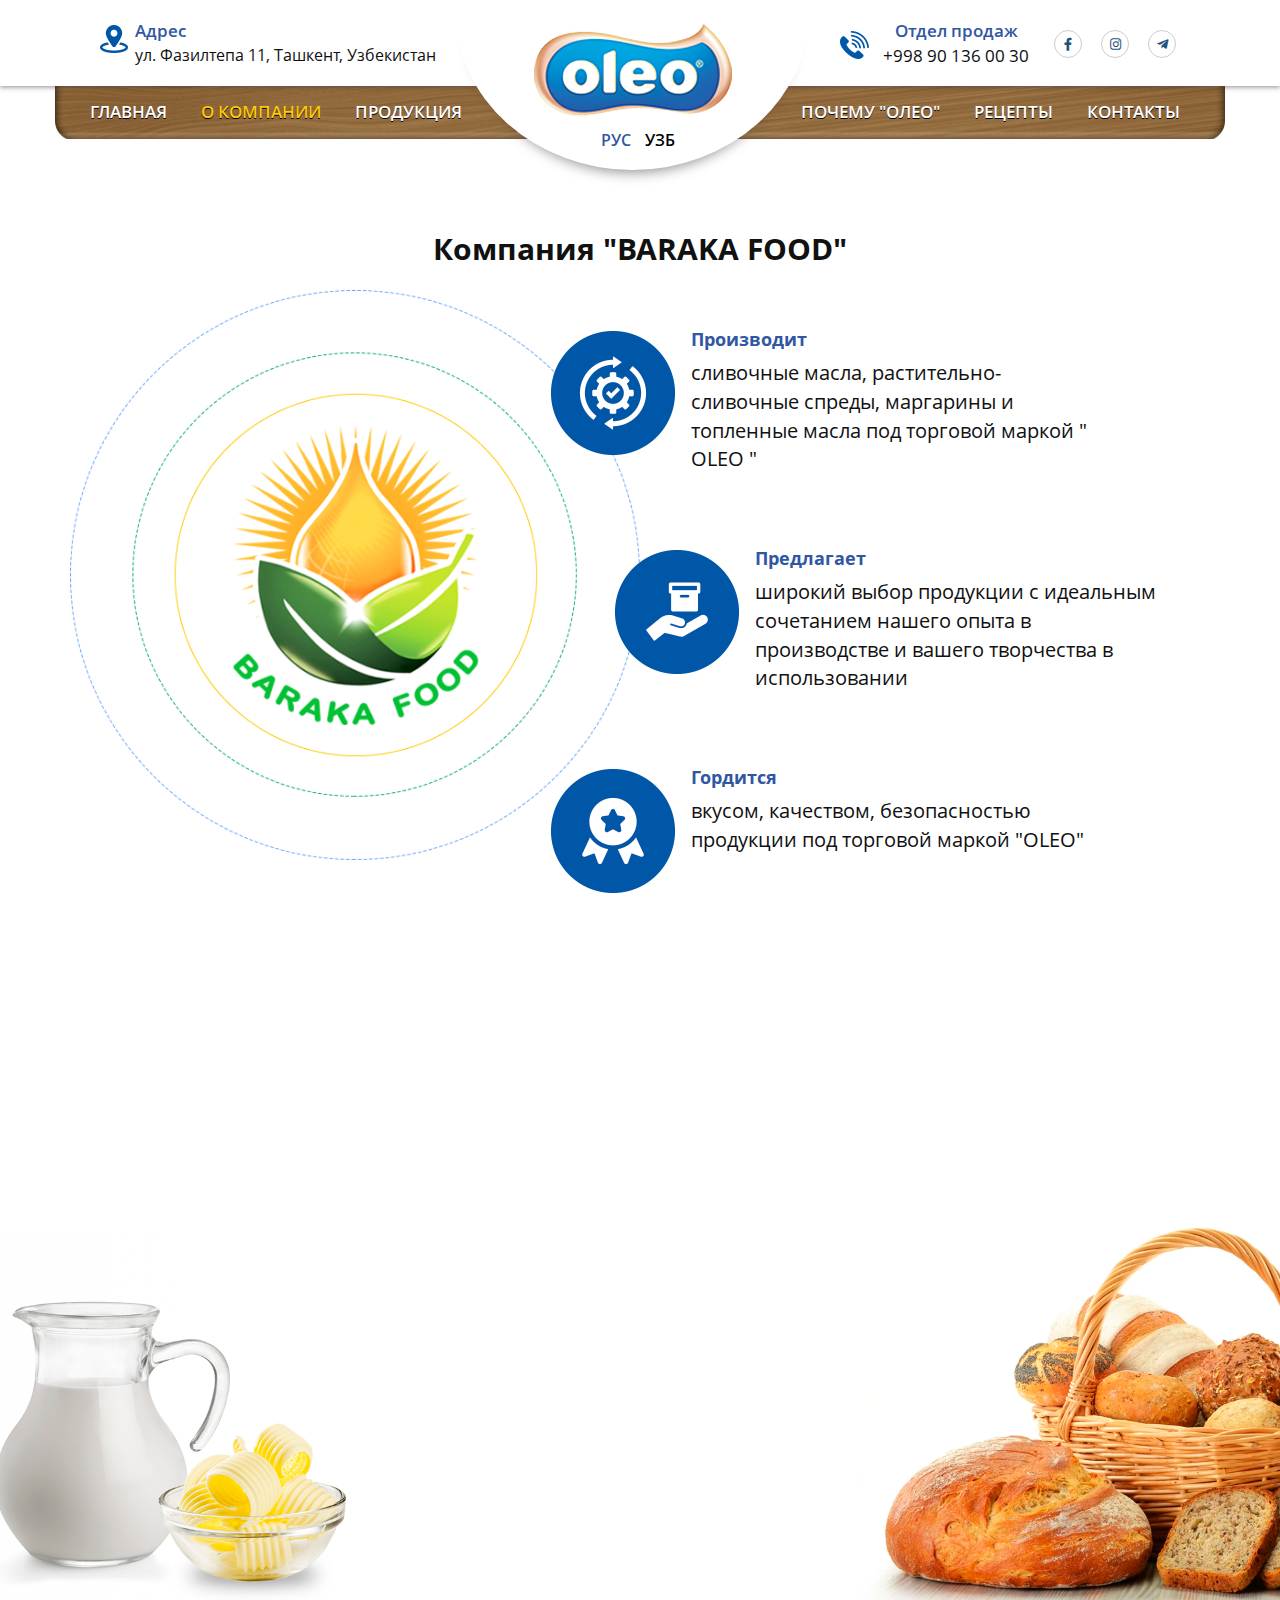
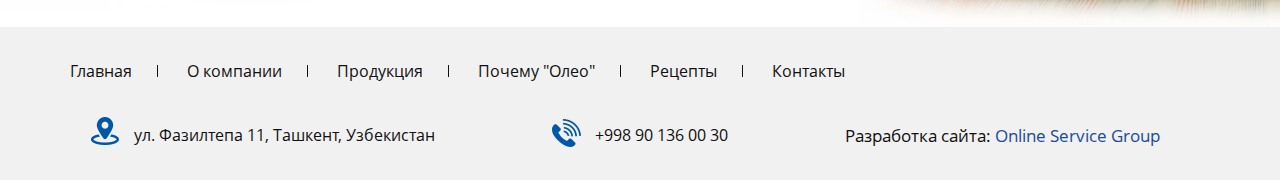
<file: aboutCompany.html>
<!DOCTYPE html>
<html lang="ru">
<head>
  <meta charset="UTF-8">
  <meta name="viewport" content="width=device-width, initial-scale=1.0">
  <meta http-equiv="X-UA-Compatible" content="ie=edge">
  <title>AboutCompany Document</title>
  <!-- Favicon -->
  <link rel="shortcut icon" href="img/logo.png" />
  <link rel="stylesheet" href="font-awesome-4.7.0/css/font-awesome.min.css">
  <!-- Fonts -->
  <link rel="stylesheet" href="css/fonts.css">
  <!-- Bootstrap -->
  <link rel="stylesheet" href="css/bootstrap.min.css">  
  <!-- owl-carousel -->
  <link rel="stylesheet" href="css/owl.carousel.min.css">
  <link rel="stylesheet" href="css/owl.theme.default.min.css">
  <link rel="stylesheet" type="text/css" href="css/animate.css">

  <link rel="stylesheet" href="css/style.css">
  <!-- slick -->
  <link rel="stylesheet" href="css/slick.css">
  <link rel="stylesheet" href="css/slick-theme.css">
  <link rel="stylesheet" href="https://use.fontawesome.com/releases/v5.0.13/css/all.css">

  <!-- MAIN CSS -->
  <link rel="stylesheet" href="css/main.css">
  <link rel="stylesheet" href="css/media.css">
</head>
<body class="menuCanvas">
  <div class="wrap">
    <section>
      <div class="topHeader">
        <i class="fa fa-times" id="exitmnu" aria-hidden="true"></i> 
        <div class="topHeaderTop animated zoomIn">
          <div class="container1">
            <div class="row">
              <div class="menu-icon">
                <span></span>
                <span></span>
                <span></span>
                <p>menu</p>
              </div>
              <div class="topHeaderAddress col-md-4 col-sm-4">
                <div class="topHeaderAddressMapIcon">
                  <img src="img/map.png" alt="">
                </div>
                <div class="topHeaderAddresses">
                  <h4>Адрес</h4>
                  <h5>ул. Фазилтепа 11, Ташкент, Узбекистан</h5>
                </div>
              </div>
              <div class="col-md-4 col-sm-4 logo">
                <div class="topHeaderLogo">
                  <div class="thl-wrapper">
                    <a href="index.html">
                      <img src="img/logo.png" alt="">
                    </a>
                    <div class="lang">
                      <h4>
                        <a href="#" class="active">рус</a>
                      </h4>
                      <h4>
                        <a href="#">узб</a> 
                      </h4>
                    </div>
                  </div>
                </div>
              </div>
              <div class="sailDepartment col-md-4 col-sm-4">
                <div class="sailDepartmentLeft">
                  <div class="sailDepartmentPhoneIcon">
                    <img src="img/phone.png" alt="">
                  </div>
                  <div class="sailDepartmentSailing">
                    <h4>Отдел продаж</h4>
                    <h5>+998 90 136 00 30</h5>
                  </div>
                </div>
                <div class="topHeaderIcons">
                  <ul class="IconSet">
                    <li>
                      <a href="#"><i class="fab fa-facebook-f"></i></a>
                    </li>
                    <li>
                      <a href="#"><i class="fab fa-instagram"></i></a>
                    </li>
                    <li>
                      <a href="#"><i class="fab fa-telegram-plane"></i></a>
                    </li>
                  </ul>
                </div>
              </div>
            </div>
          </div>
        </div>
        <div class="topHeaderBottom sidebar container wow fadeInDown" data-wow-duration="2s" data-wow-delay="0.5s">
          <div class="menu">
            <ul class="topHeaderList">
              <li>
                <a href="index.html" >Главная</a>
              </li>              
              <li>
                <a href="aboutCompany.html" class="active">О компании</a>
              </li>
              <li>
                <a href="products.html">Продукция</a>
              </li>
            </ul>
            <ul class="topHeaderList leftlist">
              <li>
                <a href="whyOleo.html">Почему "Олео"</a>
              </li>
              <li>
                <a href="recipes.html">Рецепты</a>
              </li>
              <li>
                <a href="contacts.html">Контакты</a>
              </li>
            </ul>
            <div class="adaptivelang">
              <h4>
                <a href="#" class="active">рус</a>
              </h4>
              <h4>
                <a href="#">узб</a> 
              </h4>
            </div>
            <div class="topHeaderIcons anothericon">
              <ul class="IconSet">
                <li>
                  <a href="#"><i class="fab fa-facebook-f"></i></a>
                </li>
                <li>
                  <a href="#"><i class="fab fa-instagram"></i></a>
                </li>
                <li>
                  <a href="#"><i class="fab fa-telegram-plane"></i></a>
                </li>
              </ul>
            </div>
          </div>
        </div>
      </div>
    </section>
    <section class="companyOleo aboutcompanyOleo">
      <div class="companyBg aboutCompanyBg">
        <div class="container">
          <div class="row">
            <div class="company">
              <div class="companyTitle">
                <h1>Компания "BARAKA FOOD"</h1>
              </div>
              <div class="companyContent">
                <div class="roundedContent">
                  <div class="rondedImg animated fadeIn">
                    <img src="img/baraka.png" alt="">
                  </div>
                  <div class="companyItems">
                    <div class="comp-item produce wow jackInTheBox" data-wow-duration="2s" data-wow-delay="0.2s">
                      <div class="produceImg">
                        <img src="img/pro.png" alt="">
                      </div>
                      <div class="titleContent">
                        <h4>Производит</h4>
                        <p>
                          сливочные масла, растительно-сливочные спреды, 
                          маргарины и топленные масла под торговой 
                          маркой " OLEO "
                        </p>
                      </div>
                    </div>
                    <div class="comp-item offer wow jackInTheBox" data-wow-duration="2s" data-wow-delay="0.4s">
                      <div class="offerImg">
                        <img src="img/offer.png" alt="">
                      </div>
                      <div class="titleContent">
                        <h4>Предлагает</h4>
                        <p>
                          широкий выбор продукции с идеальным 
                          сочетанием нашего опыта в производстве 
                          и вашего творчества в использовании 
                        </p>
                      </div>
                    </div>
                    <div class="comp-item pride wow jackInTheBox" data-wow-duration="2s" data-wow-delay="0.6s">
                      <div class="prideImg">
                        <img src="img/prideof.png" alt="">
                      </div>
                      <div class="titleContent">
                        <h4>Гордится</h4>
                        <p>
                          вкусом, качеством, безопасностью продукции 
                          под торговой маркой "OLEO"
                        </p>
                      </div>
                    </div>
                  </div>
                </div>

                <div class="companyAbout">
                  <div class="companyAboutContentLeft wow fadeInDown" data-wow-duration="2s" data-wow-delay="0.5s">
                    <p>
                      <span>Компания «BARAKA FOOD»</span> создана в 2012 году и занимается производством сливочных масел, растительно-сливочных спредов, маргаринов и топленных масел под торговой маркой «OLEO». 
                    </p>
                    <p>
                      Широкий ассортимент нашей продукции сочетает в себе функциональность, аромат и текстуру с высокими полезными и питательными ценностями.
                    </p>
                  </div>
                  <div class="companyAboutContentRight wow fadeInDown" data-wow-duration="2s" data-wow-delay="1s">
                    <p>
                      Команда профессионалов,  производящих продукцию, закладывает в основу  производства здоровое питание путем ответственного отбора сырья для производства безопасных и качественных  продуктов как с точки зрения здоровья, так и вкуса. 
                    </p>
                    <p>
                      Поэтому все самое лучшее и безупречно вкусное от торговой марки "OLEO" создано для вас с добротой и любовью.
                    </p>
                  </div>
                </div>
              </div>
            </div>
          </div>
        </div>
      </div>
    </section>
    <section>
      <div class="oleoFoot">
        <div class="container">
          <div class="row">
            <div class="footerList">
              <ul>
                <li><a href="index.html">Главная</a></li>
                <li><a href="aboutCompany.html">О компании</a></li>
                <li><a href="products.html">Продукция</a></li>
                <li><a href="whyOleo.html">Почему "Олео"</a></li>
                <li><a href="recipes.html">Рецепты</a></li>
                <li><a href="contacts.html">Контакты</a></li>
              </ul>
            </div>
            <div class="footerAddress">
                <div class="companyFootaddress col-md-4 col-sm-4">
                  <div class="leftAdd">
                    <div class="topHeaderAddressMapIcon companyFooticon">
                      <img src="img/map.png" alt="">
                    </div>
                    <div class="topHeaderAddresses companyFootadd">
                      <h5>ул. Фазилтепа 11, Ташкент, Узбекистан</h5>
                    </div>
                  </div>                  
                </div>
              <div class="sailDepartmentLeft companyFootLeft col-md-4 col-sm-4">
                <div class="leftPhone">
                  <div class="sailDepartmentPhoneIcon companyFooticon">
                    <img src="img/phone.png" alt="">
                  </div>
                  <div class="sailDepartmentSailing companyFootphone">
                    <h5>+998 90 136 00 30</h5>
                  </div>
                </div>
              </div>
              <div class="siteDevelopment col-md-4 col-sm-4">
                <h4>Разработка сайта: 
                  <a href="https://osg.uz/">Online Service Group</a>
                </h4>
              </div>
            </div>
          </div>
        </div>
      </div>
    </section>
  </div>




<!-- Scripts -->
    <!-- jquery -->
    <script src="js/jquery-3.3.1.min.js"></script>

  <script>
    $(function() {
      var menuToggler = $('.menu-icon'),
        menu = $('.sidebar'),
        menubg = $('.menuCanvas'),
        exit = $('#exitmnu');

      menuToggler.click(function(e) {
        e.preventDefault();
        e.stopPropagation();
        
        $(this).toggleClass('active');
        menu.toggleClass('active');
        menubg.toggleClass('active');
        exit.toggleClass('active');
      });

      menu.click(function(e) {
        e.stopPropagation();
      });

      $(document).click(function(e) {
        if( !menu.has(e.target).length ) {
          menu.removeClass('active');
          menuToggler.removeClass('active');
          menubg.removeClass('active');
          exit.removeClass('active');
        }
      });

    });
  </script>
  <script src="js/wow.min.js"></script>
  <script>
    new WOW().init();
  </script>
</body>
</html>
</file>
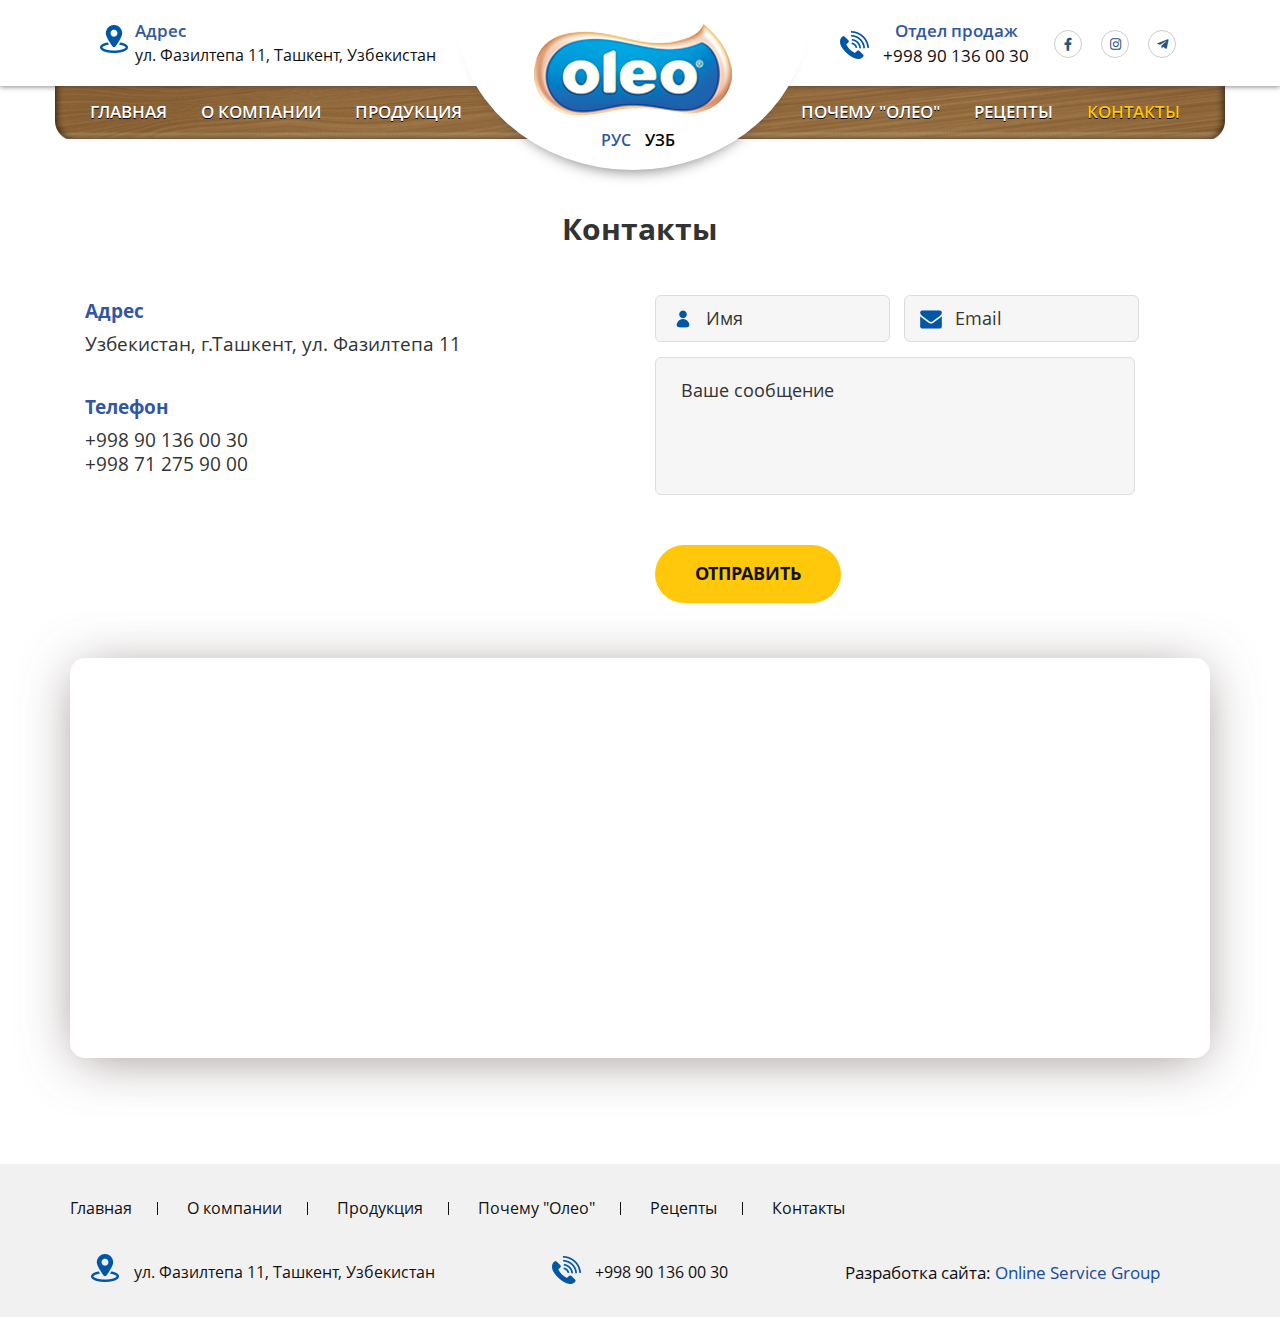
<file: contacts.html>
<!DOCTYPE html>
<html lang="ru">
<head>
  <meta charset="UTF-8">
  <meta name="viewport" content="width=device-width, initial-scale=1.0">
  <meta http-equiv="X-UA-Compatible" content="ie=edge">
  <title>Contacts Document</title>
  <!-- Favicon -->
  <link rel="shortcut icon" href="img/logo.png" />
  <link rel="stylesheet" href="font-awesome-4.7.0/css/font-awesome.min.css">
  <!-- Fonts -->
  <link rel="stylesheet" href="css/fonts.css">
  <!-- Bootstrap -->
  <link rel="stylesheet" href="css/bootstrap.min.css">  
  <!-- owl-carousel -->
  <link rel="stylesheet" href="css/owl.carousel.min.css">
  <link rel="stylesheet" href="css/owl.theme.default.min.css">
  <link rel="stylesheet" type="text/css" href="css/animate.css">

  <link rel="stylesheet" href="css/style.css">
  <!-- slick -->
  <link rel="stylesheet" href="css/slick.css">
  <link rel="stylesheet" href="css/slick-theme.css">
  <link rel="stylesheet" href="https://use.fontawesome.com/releases/v5.0.13/css/all.css">

  <!-- MAIN CSS -->
  <link rel="stylesheet" href="css/main.css">
  <link rel="stylesheet" href="css/media.css">
</head>
<body class="menuCanvas">
  <div class="wrap">
    <section>
      <div class="topHeader">
        <i class="fa fa-times" id="exitmnu" aria-hidden="true"></i> 
        <div class="topHeaderTop animated zoomIn">
          <div class="container1">
            <div class="row">
              <div class="menu-icon">
                <span></span>
                <span></span>
                <span></span>
                <p>menu</p>
              </div>
              <div class="topHeaderAddress col-md-4 col-sm-4">
                <div class="topHeaderAddressMapIcon">
                  <img src="img/map.png" alt="">
                </div>
                <div class="topHeaderAddresses">
                  <h4>Адрес</h4>
                  <h5>ул. Фазилтепа 11, Ташкент, Узбекистан</h5>
                </div>
              </div>
              <div class="col-md-4 col-sm-4 logo">
                <div class="topHeaderLogo">
                  <div class="thl-wrapper">
                    <a href="index.html">
                      <img src="img/logo.png" alt="">
                    </a>
                    <div class="lang">
                      <h4>
                        <a href="#" class="active">рус</a>
                      </h4>
                      <h4>
                        <a href="#">узб</a> 
                      </h4>
                    </div>
                  </div>
                </div>
              </div>
              <div class="sailDepartment col-md-4 col-sm-4">
                <div class="sailDepartmentLeft">
                  <div class="sailDepartmentPhoneIcon">
                    <img src="img/phone.png" alt="">
                  </div>
                  <div class="sailDepartmentSailing">
                    <h4>Отдел продаж</h4>
                    <h5>+998 90 136 00 30</h5>
                  </div>
                </div>
                <div class="topHeaderIcons">
                  <ul class="IconSet">
                    <li>
                      <a href="#"><i class="fab fa-facebook-f"></i></a>
                    </li>
                    <li>
                      <a href="#"><i class="fab fa-instagram"></i></a>
                    </li>
                    <li>
                      <a href="#"><i class="fab fa-telegram-plane"></i></a>
                    </li>
                  </ul>
                </div>
              </div>
            </div>
          </div>
        </div>
        <div class="topHeaderBottom sidebar container wow fadeInDown" data-wow-duration="2s" data-wow-delay="0.5s">
          <div class="menu">
            <ul class="topHeaderList">
              <li>
                <a href="index.html" >Главная</a>
              </li>              
              <li>
                <a href="aboutCompany.html">О компании</a>
              </li>
              <li>
                <a href="products.html">Продукция</a>
              </li>
            </ul>
            <ul class="topHeaderList leftlist">
              <li>
                <a href="whyOleo.html">Почему "Олео"</a>
              </li>
              <li>
                <a href="recipes.html">Рецепты</a>
              </li>
              <li>
                <a href="contacts.html" class="active">Контакты</a>
              </li>
            </ul>
            <div class="adaptivelang">
              <h4>
                <a href="#" class="active">рус</a>
              </h4>
              <h4>
                <a href="#">узб</a> 
              </h4>
            </div>
            <div class="topHeaderIcons anothericon">
              <ul class="IconSet">
                <li>
                  <a href="#"><i class="fab fa-facebook-f"></i></a>
                </li>
                <li>
                  <a href="#"><i class="fab fa-instagram"></i></a>
                </li>
                <li>
                  <a href="#"><i class="fab fa-telegram-plane"></i></a>
                </li>
              </ul>
            </div>
          </div>
        </div>
      </div>
    </section>
    <section class="Contacts">
      <div class="contacts">
        <div class="container">
          <div class="row">
            <div class="contactsTitle">
              <h1>Контакты</h1>
            </div>
            <div class="contactsAndAdd col-md-6">
              <div class="contactAdress">
                <h4>Адрес</h4>
                <h5>Узбекистан, г.Ташкент, ул. Фазилтепа 11</h5>
              </div>
              <div class="contactTel">
                <h4>
                  Телефон
                </h4>
                <h5>
                  +998 90 136 00 30
                </h5>
                <h5>
                  +998 71 275 90 00
                </h5>
              </div>
            </div>
            <div class="contactForms col-md-6">
              <form>
                <input class="sign-name" type="text" name="" id="" placeholder="Имя">
                <input class="sign-email" type="email" name="" id="" placeholder="Email">
                <input class="sign-sms" type="text" name="" id="" placeholder="Ваше сообщение">
              </form>
              <div class="products-btn contact-btn">
                <h4><a href="#">отправить</a></h4>
              </div>
            </div>
          </div>
          <div id="map">
            <iframe src="https://yandex.ru/map-widget/v1/?um=constructor%3Ac2507f614d2bb5857a4f2b97190b3bbe30495c3139d72c97a6d450e5639c3480&amp;source=constructor" width="100%" height="400" frameborder="0"></iframe>
          </div>
        </div>
      </div>
    </section>
    <section>
      <div class="oleoFoot">
        <div class="container">
          <div class="row">
            <div class="footerList">
              <ul>
                <li><a href="index.html">Главная</a></li>
                <li><a href="aboutCompany.html">О компании</a></li>
                <li><a href="products.html">Продукция</a></li>
                <li><a href="whyOleo.html">Почему "Олео"</a></li>
                <li><a href="recipes.html">Рецепты</a></li>
                <li><a href="contacts.html">Контакты</a></li>
              </ul>
            </div>
            <div class="footerAddress">
              <div class="companyFootaddress col-md-4 col-sm-4">
                <div class="leftAdd">
                  <div class="topHeaderAddressMapIcon companyFooticon">
                    <img src="img/map.png" alt="">
                  </div>
                  <div class="topHeaderAddresses companyFootadd">
                    <h5>ул. Фазилтепа 11, Ташкент, Узбекистан</h5>
                  </div>
                </div>                                  
              </div>
              <div class="sailDepartmentLeft companyFootLeft col-md-4 col-sm-4">
                <div class="leftPhone">
                  <div class="sailDepartmentPhoneIcon companyFooticon">
                    <img src="img/phone.png" alt="">
                  </div>
                  <div class="sailDepartmentSailing companyFootphone">
                    <h5>+998 90 136 00 30</h5>
                  </div>
                </div>
              </div>
              <div class="siteDevelopment col-md-4 col-sm-4">
                <h4>Разработка сайта: 
                  <a href="https://osg.uz/">Online Service Group</a>
                </h4>
              </div>
            </div>
          </div>
        </div>
      </div>
    </section>
  </div>




<!-- Scripts -->
    <!-- jquery -->
  <script src="js/jquery-3.3.1.min.js"></script>


  <script>
    $(function() {
      var menuToggler = $('.menu-icon'),
        menu = $('.sidebar'),
        menubg = $('.menuCanvas'),
        exit = $('#exitmnu');
      
      menuToggler.click(function(e) {
        e.preventDefault();
        e.stopPropagation();
        
        $(this).toggleClass('active');
        menu.toggleClass('active');
        menubg.toggleClass('active');
        exit.toggleClass('active');
        
      });

      menu.click(function(e) {
        e.stopPropagation();
      });

      $(document).click(function(e) {
        if( !menu.has(e.target).length ) {
          menu.removeClass('active');
          menuToggler.removeClass('active');
          menubg.removeClass('active');
          exit.removeClass('active');
        }
      });

    });
  </script>
  <script src="js/wow.min.js"></script>
  <script>
    new WOW().init();
  </script>
<!-- Yandex Map -->

<!-- <script type="text/javascript">
  ymaps.ready(init);
  var myMap;

  function init(){     
      myMap = new ymaps.Map("map", {
          center: [41.27681507, 69.16396150],
          zoom: 17
      });

      myPlacemark = new ymaps.Placemark([41.27681507, 69.16396150], 
      { hintContent: 'Oleo!', balloonContent: 'Company' });
      myMap.geoObjects.add(myPlacemark);
  }
</script> -->

  
</body>
</html>
</file>
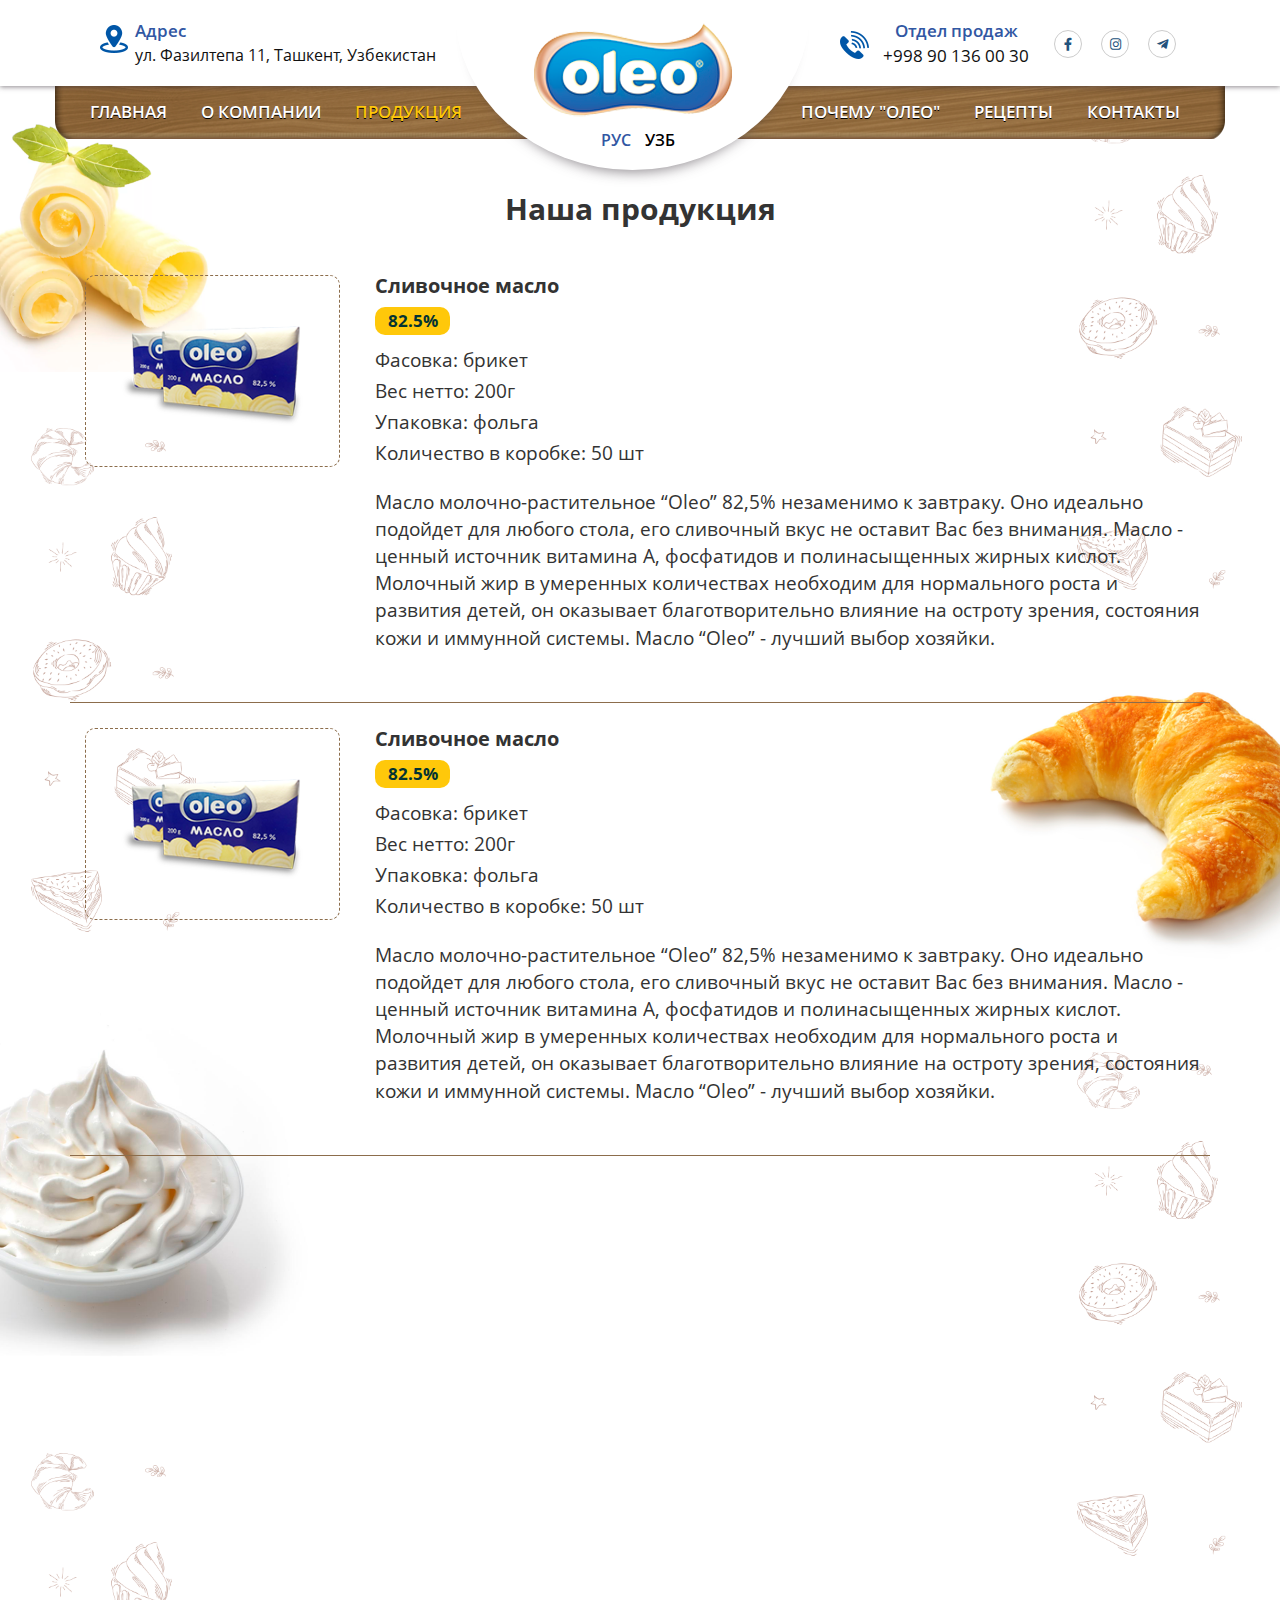
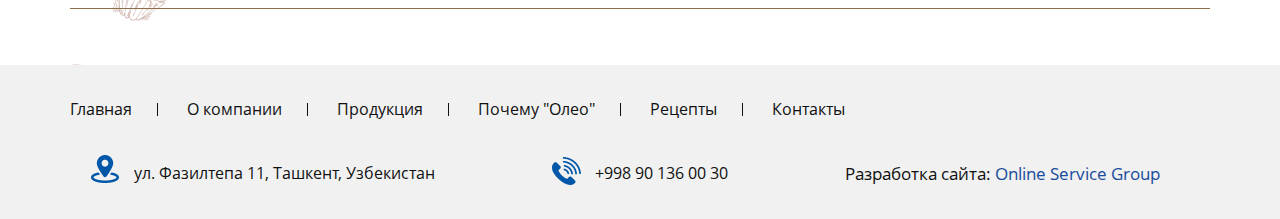
<file: products.html>
<!DOCTYPE html>
<html lang="ru">
<head>
  <meta charset="UTF-8">
  <meta name="viewport" content="width=device-width, initial-scale=1.0">
  <meta http-equiv="X-UA-Compatible" content="ie=edge">
  <title>Products Document</title>
  <!-- Favicon -->
  <link rel="shortcut icon" href="img/logo.png" />
  <link rel="stylesheet" href="font-awesome-4.7.0/css/font-awesome.min.css">
  <!-- Fonts -->
  <link rel="stylesheet" href="css/fonts.css">
  <!-- Bootstrap -->
  <link rel="stylesheet" href="css/bootstrap.min.css">  
  <!-- owl-carousel -->
  <link rel="stylesheet" href="css/owl.carousel.min.css">
  <link rel="stylesheet" href="css/owl.theme.default.min.css">
  <link rel="stylesheet" type="text/css" href="css/animate.css">

  <link rel="stylesheet" href="css/style.css">
  <!-- slick -->
  <link rel="stylesheet" href="css/slick.css">
  <link rel="stylesheet" href="css/slick-theme.css">
  <link rel="stylesheet" href="https://use.fontawesome.com/releases/v5.0.13/css/all.css">

  <!-- MAIN CSS -->
  <link rel="stylesheet" href="css/main.css">
  <link rel="stylesheet" href="css/media.css">
</head>
<body class="menuCanvas">
  <div class="wrap">
    <section>
      <div class="topHeader">
        <i class="fa fa-times" id="exitmnu" aria-hidden="true"></i> 
        <div class="topHeaderTop animated zoomIn">
          <div class="container1">
            <div class="row">
              <div class="menu-icon">
                <span></span>
                <span></span>
                <span></span>
                <p>menu</p>
              </div>
              <div class="topHeaderAddress col-md-4 col-sm-4">
                <div class="topHeaderAddressMapIcon">
                  <img src="img/map.png" alt="">
                </div>
                <div class="topHeaderAddresses">
                  <h4>Адрес</h4>
                  <h5>ул. Фазилтепа 11, Ташкент, Узбекистан</h5>
                </div>
              </div>
              <div class="col-md-4 col-sm-4 logo">
                <div class="topHeaderLogo">
                  <div class="thl-wrapper">
                    <a href="index.html">
                      <img src="img/logo.png" alt="">
                    </a>
                    <div class="lang">
                      <h4>
                        <a href="#" class="active">рус</a>
                      </h4>
                      <h4>
                        <a href="#">узб</a> 
                      </h4>
                    </div>
                  </div>
                </div>
              </div>
              <div class="sailDepartment col-md-4 col-sm-4">
                <div class="sailDepartmentLeft">
                  <div class="sailDepartmentPhoneIcon">
                    <img src="img/phone.png" alt="">
                  </div>
                  <div class="sailDepartmentSailing">
                    <h4>Отдел продаж</h4>
                    <h5>+998 90 136 00 30</h5>
                  </div>
                </div>
                <div class="topHeaderIcons">
                  <ul class="IconSet">
                    <li>
                      <a href="#"><i class="fab fa-facebook-f"></i></a>
                    </li>
                    <li>
                      <a href="#"><i class="fab fa-instagram"></i></a>
                    </li>
                    <li>
                      <a href="#"><i class="fab fa-telegram-plane"></i></a>
                    </li>
                  </ul>
                </div>
              </div>
            </div>
          </div>
        </div>
        <div class="topHeaderBottom sidebar container wow fadeInDown" data-wow-duration="2s" data-wow-delay="0.5s">
          <div class="menu">
            <ul class="topHeaderList">
              <li>
                <a href="index.html" >Главная</a>
              </li>              
              <li>
                <a href="aboutCompany.html">О компании</a>
              </li>
              <li>
                <a href="products.html" class="active">Продукция</a>
              </li>
            </ul>
            <ul class="topHeaderList leftlist">
              <li>
                <a href="whyOleo.html">Почему "Олео"</a>
              </li>
              <li>
                <a href="recipes.html">Рецепты</a>
              </li>
              <li>
                <a href="contacts.html">Контакты</a>
              </li>
            </ul>
            <div class="adaptivelang">
              <h4>
                <a href="#" class="active">рус</a>
              </h4>
              <h4>
                <a href="#">узб</a> 
              </h4>
            </div>
            <div class="topHeaderIcons anothericon">
              <ul class="IconSet">
                <li>
                  <a href="#"><i class="fab fa-facebook-f"></i></a>
                </li>
                <li>
                  <a href="#"><i class="fab fa-instagram"></i></a>
                </li>
                <li>
                  <a href="#"><i class="fab fa-telegram-plane"></i></a>
                </li>
              </ul>
            </div>
          </div>
        </div>
      </div>
    </section>
    <section class="productsBg">
      <div class="container">
        <div class="row">
          <div class="mainProducts">
            <div class="mainProductsTitle">
              <h1>Наша продукция</h1>
            </div>
            <div class="mainproductsButter">
              <div class="productsButterimg col-md-3 col-sm-3 wow fadeInLeft" data-wow-duration="1s" data-wow-delay="0.5s">
                <div class="productsborder-wrap">
                  <div class="mainproducts-border">
                    <img src="img/creamybutter.png" alt="">
                  </div>
                </div>
              </div>
              <div class="productsButterContent col-md-9 col-sm-9 wow fadeInRight" data-wow-duration="1s" data-wow-delay="1s">
                <div class="mainbutterContent">
                  <h4>Сливочное масло</h4>
                  <h5>82.5%</h5>
                  <h6>Фасовка: брикет</h6>
                  <h6>Вес нетто: 200г</h6>
                  <h6>Упаковка: фольга</h6>
                  <h6>Количество в коробке: 50 шт</h6>
                  <p>
                    Масло молочно-растительное “Oleo” 82,5% незаменимо к завтраку. Оно идеально подойдет для любого стола, его сливочный вкус не оставит Вас без внимания. Масло - ценный источник витамина А, фосфатидов и полинасыщенных жирных кислот. Молочный жир в умеренных количествах необходим для нормального роста и развития детей, он оказывает благотворительно влияние на остроту зрения, состояния кожи и иммунной системы. Масло “Oleo” - лучший выбор хозяйки.
                  </p>
                </div>
              </div>
            </div>
            <div class="mainproductsButter">
              <div class="productsButterimg col-md-3 col-sm-3 wow fadeInLeft" data-wow-duration="1s" data-wow-delay="0.5s">
                <div class="productsborder-wrap">
                  <div class="mainproducts-border">
                    <img src="img/creamybutter.png" alt="">
                  </div>
                </div>
              </div>
              <div class="productsButterContent col-md-9 col-sm-9 wow fadeInRight" data-wow-duration="1s" data-wow-delay="1s">
                <div class="mainbutterContent">
                  <h4>Сливочное масло</h4>
                  <h5>82.5%</h5>
                  <h6>Фасовка: брикет</h6>
                  <h6>Вес нетто: 200г</h6>
                  <h6>Упаковка: фольга</h6>
                  <h6>Количество в коробке: 50 шт</h6>
                  <p>
                    Масло молочно-растительное “Oleo” 82,5% незаменимо к завтраку. Оно идеально подойдет для любого стола, его сливочный вкус не оставит Вас без внимания. Масло - ценный источник витамина А, фосфатидов и полинасыщенных жирных кислот. Молочный жир в умеренных количествах необходим для нормального роста и развития детей, он оказывает благотворительно влияние на остроту зрения, состояния кожи и иммунной системы. Масло “Oleo” - лучший выбор хозяйки.
                  </p>
                </div>
              </div>
            </div>
            <div class="mainproductsButter">
              <div class="productsButterimg col-md-3 col-sm-3 wow fadeInLeft" data-wow-duration="1s" data-wow-delay="0.5s">
                <div class="productsborder-wrap">
                  <div class="mainproducts-border">
                    <img src="img/creamybutter.png" alt="">
                  </div>
                </div>
              </div>
              <div class="productsButterContent col-md-9 col-sm-9 wow fadeInRight" data-wow-duration="1s" data-wow-delay="1s">
                <div class="mainbutterContent">
                  <h4>Сливочное масло</h4>
                  <h5>82.5%</h5>
                  <h6>Фасовка: брикет</h6>
                  <h6>Вес нетто: 200г</h6>
                  <h6>Упаковка: фольга</h6>
                  <h6>Количество в коробке: 50 шт</h6>
                  <p>
                    Масло молочно-растительное “Oleo” 82,5% незаменимо к завтраку. Оно идеально подойдет для любого стола, его сливочный вкус не оставит Вас без внимания. Масло - ценный источник витамина А, фосфатидов и полинасыщенных жирных кислот. Молочный жир в умеренных количествах необходим для нормального роста и развития детей, он оказывает благотворительно влияние на остроту зрения, состояния кожи и иммунной системы. Масло “Oleo” - лучший выбор хозяйки.
                  </p>
                </div>
              </div>
            </div>
          </div>
        </div>
      </div>
    </section>
    <section>
      <div class="oleoFoot">
        <div class="container">
          <div class="row">
            <div class="footerList">
              <ul>
                <li><a href="index.html">Главная</a></li>
                <li><a href="aboutCompany.html">О компании</a></li>
                <li><a href="products.html">Продукция</a></li>
                <li><a href="whyOleo.html">Почему "Олео"</a></li>
                <li><a href="recipes.html">Рецепты</a></li>
                <li><a href="contacts.html">Контакты</a></li>
              </ul>
            </div>
            <div class="footerAddress">
              <div class=" companyFootaddress col-md-4 col-sm-4">
                <div class="leftAdd">
                  <div class="topHeaderAddressMapIcon companyFooticon">
                    <img src="img/map.png" alt="">
                  </div>
                  <div class="topHeaderAddresses companyFootadd">
                    <h5>ул. Фазилтепа 11, Ташкент, Узбекистан</h5>
                  </div>
                </div>                                  
              </div>
              <div class="sailDepartmentLeft companyFootLeft col-md-4 col-sm-4">
                <div class="leftPhone">
                  <div class="sailDepartmentPhoneIcon companyFooticon">
                    <img src="img/phone.png" alt="">
                  </div>
                  <div class="sailDepartmentSailing companyFootphone">
                    <h5>+998 90 136 00 30</h5>
                  </div>
                </div>
              </div>
              <div class="siteDevelopment col-md-4 col-sm-4">
                <h4>Разработка сайта: 
                  <a href="https://osg.uz/">Online Service Group</a>
                </h4>
              </div>
            </div>
          </div>
        </div>
      </div>
    </section>
  </div>




<!-- Scripts -->
  <!-- jquery -->
  <script src="js/jquery-3.3.1.min.js"></script>

  <script>
    $(function() {
      var menuToggler = $('.menu-icon'),
        menu = $('.sidebar'),
        menubg = $('.menuCanvas'),
        exit = $('#exitmnu');
      
      menuToggler.click(function(e) {
        e.preventDefault();
        e.stopPropagation();
        
        $(this).toggleClass('active');
        menu.toggleClass('active');
        menubg.toggleClass('active');
        exit.toggleClass('active');
      });

      menu.click(function(e) {
        e.stopPropagation();
      });

      $(document).click(function(e) {
        if( !menu.has(e.target).length ) {
          menu.removeClass('active');
          menuToggler.removeClass('active');
          menubg.removeClass('active');
          exit.removeClass('active');
        }
      });

    });
  </script>
  <script src="js/wow.min.js"></script>
  <script>
      new WOW().init();
  </script>
</body>
</html>
</file>
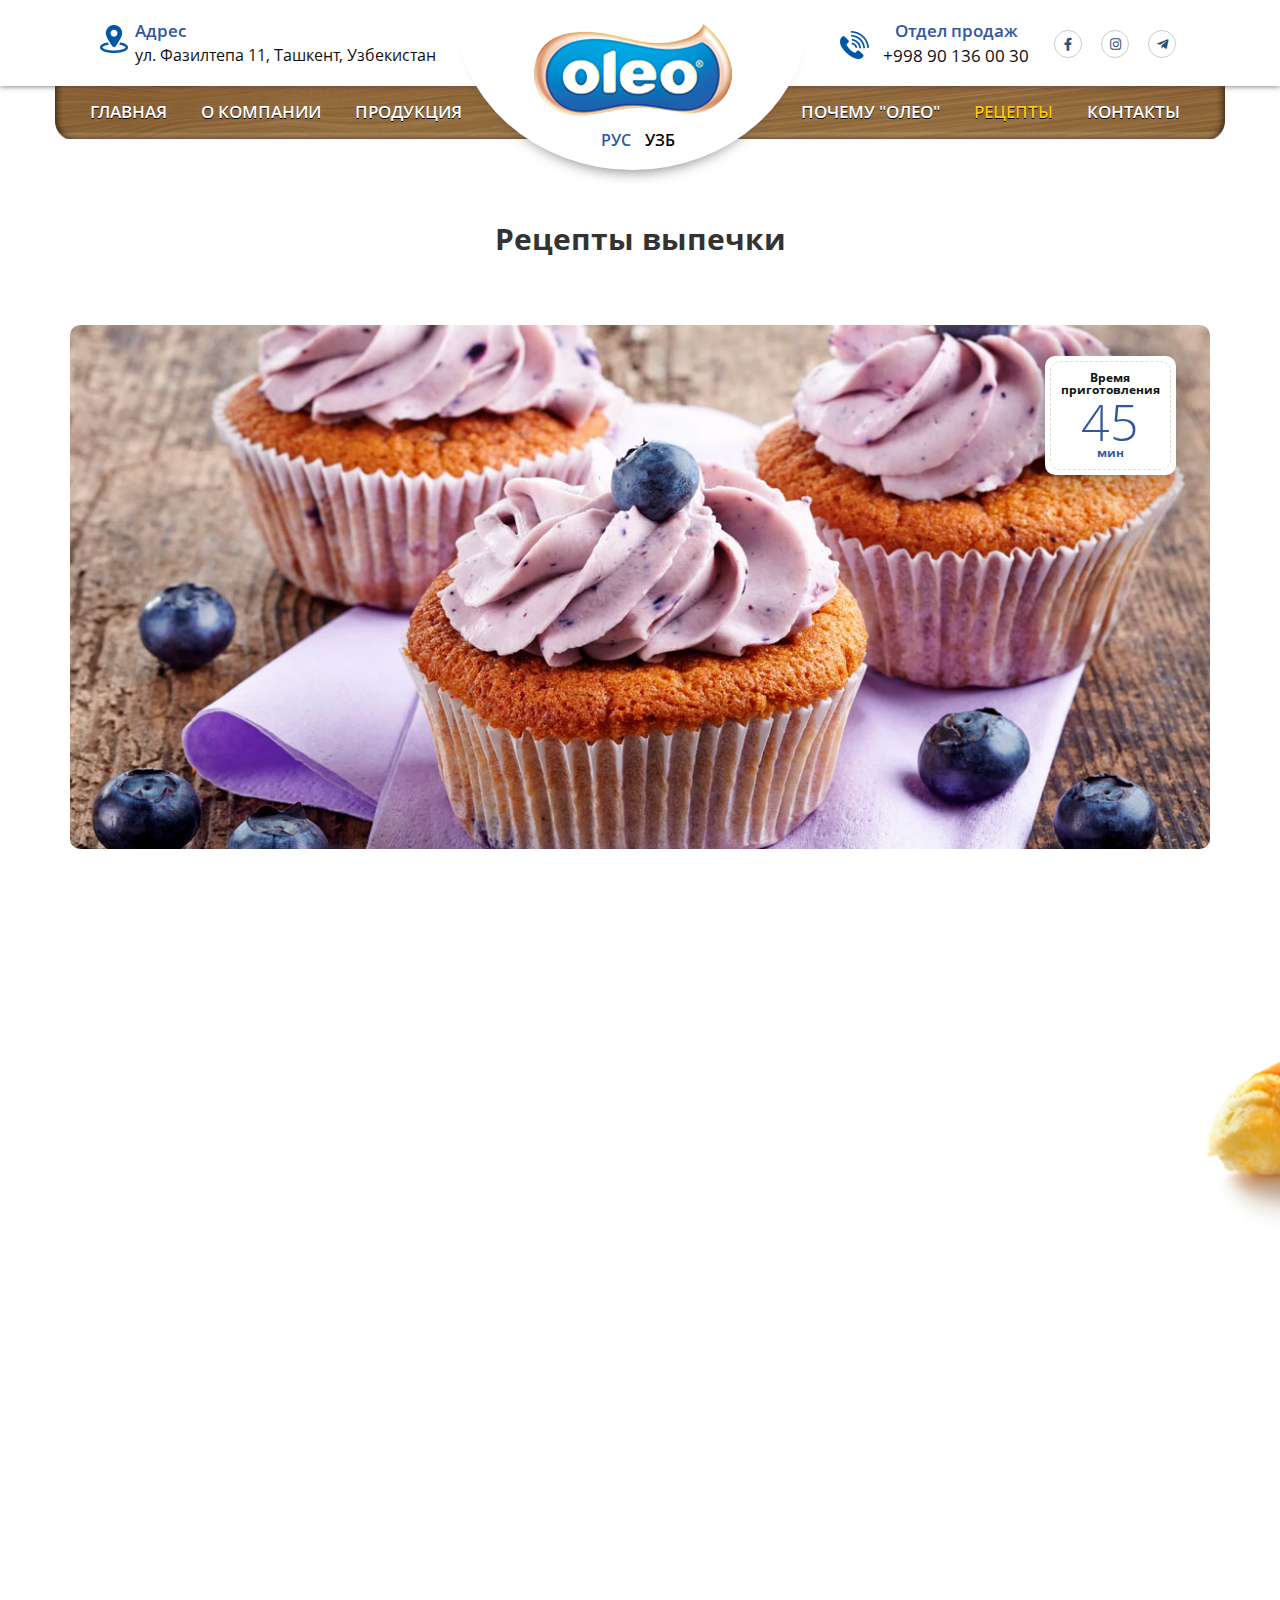
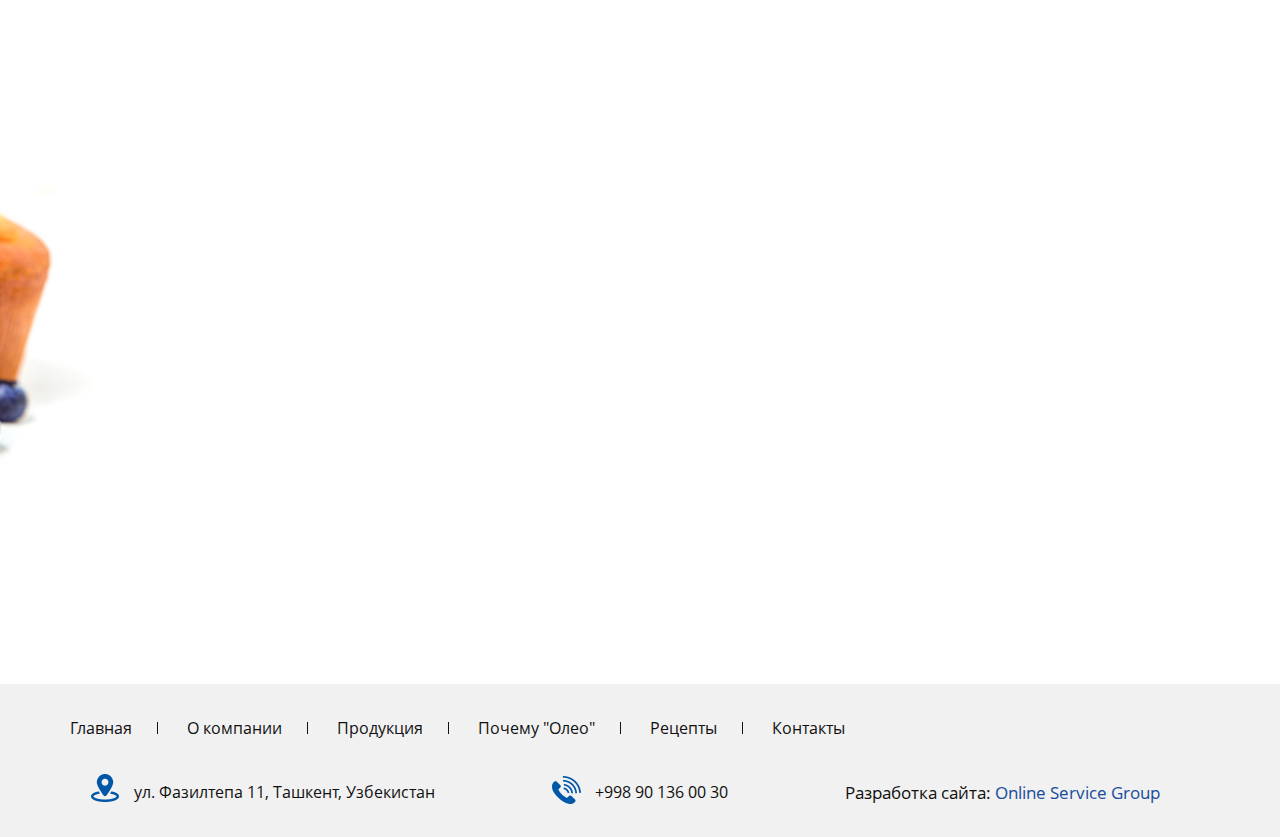
<file: recipes-more-info.html>
<!DOCTYPE html>
<html lang="ru">
<head>
  <meta charset="UTF-8">
  <meta name="viewport" content="width=device-width, initial-scale=1.0">
  <meta http-equiv="X-UA-Compatible" content="ie=edge">
  <title>More Document</title>
  <!-- Favicon -->
  <link rel="shortcut icon" href="img/logo.png" />
  <link rel="stylesheet" href="font-awesome-4.7.0/css/font-awesome.min.css">
  <!-- Fonts -->
  <link rel="stylesheet" href="css/fonts.css">
  <!-- Bootstrap -->
  <link rel="stylesheet" href="css/bootstrap.min.css">  
  <!-- owl-carousel -->
  <link rel="stylesheet" href="css/owl.carousel.min.css">
  <link rel="stylesheet" href="css/owl.theme.default.min.css">
  <link rel="stylesheet" type="text/css" href="css/animate.css">

  <link rel="stylesheet" href="css/style.css">
  <!-- slick -->
  <link rel="stylesheet" href="css/slick.css">
  <link rel="stylesheet" href="css/slick-theme.css">
  <link rel="stylesheet" href="https://use.fontawesome.com/releases/v5.0.13/css/all.css">  

  <!-- MAIN CSS -->
  <link rel="stylesheet" href="css/main.css">
  <link rel="stylesheet" href="css/media.css">
</head>
<body class="menuCanvas">
  <div class="wrap">
    <section>
      <div class="topHeader">
        <i class="fa fa-times" id="exitmnu" aria-hidden="true"></i> 
        <div class="topHeaderTop animated zoomIn">
          <div class="container1">
            <div class="row">
              <div class="menu-icon">
                <span></span>
                <span></span>
                <span></span>
                <p>menu</p>
              </div>
              <div class="topHeaderAddress col-md-4 col-sm-4">
                <div class="topHeaderAddressMapIcon">
                  <img src="img/map.png" alt="">
                </div>
                <div class="topHeaderAddresses">
                  <h4>Адрес</h4>
                  <h5>ул. Фазилтепа 11, Ташкент, Узбекистан</h5>
                </div>
              </div>
              <div class="col-md-4 col-sm-4 logo">
                <div class="topHeaderLogo">
                  <div class="thl-wrapper">
                    <a href="index.html">
                      <img src="img/logo.png" alt="">
                    </a>
                    <div class="lang">
                      <h4>
                        <a href="#" class="active">рус</a>
                      </h4>
                      <h4>
                        <a href="#">узб</a> 
                      </h4>
                    </div>
                  </div>
                </div>
              </div>
              <div class="sailDepartment col-md-4 col-sm-4">
                <div class="sailDepartmentLeft">
                  <div class="sailDepartmentPhoneIcon">
                    <img src="img/phone.png" alt="">
                  </div>
                  <div class="sailDepartmentSailing">
                    <h4>Отдел продаж</h4>
                    <h5>+998 90 136 00 30</h5>
                  </div>
                </div>
                <div class="topHeaderIcons">
                  <ul class="IconSet">
                    <li>
                      <a href="#"><i class="fab fa-facebook-f"></i></a>
                    </li>
                    <li>
                      <a href="#"><i class="fab fa-instagram"></i></a>
                    </li>
                    <li>
                      <a href="#"><i class="fab fa-telegram-plane"></i></a>
                    </li>
                  </ul>
                </div>
              </div>
            </div>
          </div>
        </div>
        <div class="topHeaderBottom sidebar container wow fadeInDown" data-wow-duration="2s" data-wow-delay="0.5s">
          <div class="menu">
            <ul class="topHeaderList">
              <li>
                <a href="index.html" >Главная</a>
              </li>              
              <li>
                <a href="aboutCompany.html">О компании</a>
              </li>
              <li>
                <a href="products.html">Продукция</a>
              </li>
            </ul>
            <ul class="topHeaderList leftlist">
              <li>
                <a href="whyOleo.html">Почему "Олео"</a>
              </li>
              <li>
                <a href="recipes.html" class="active">Рецепты</a>
              </li>
              <li>
                <a href="contacts.html">Контакты</a>
              </li>
            </ul>
            <div class="adaptivelang">
              <h4>
                <a href="#" class="active">рус</a>
              </h4>
              <h4>
                <a href="#">узб</a> 
              </h4>
            </div>
            <div class="topHeaderIcons anothericon">
              <ul class="IconSet">
                <li>
                  <a href="#"><i class="fab fa-facebook-f"></i></a>
                </li>
                <li>
                  <a href="#"><i class="fab fa-instagram"></i></a>
                </li>
                <li>
                  <a href="#"><i class="fab fa-telegram-plane"></i></a>
                </li>
              </ul>
            </div>
          </div>
        </div>
      </div>
    </section>
    <section>
      <div class="recipespage">
        <div class="container">
          <div class="row">
            <div class="recipesTitlepage">
              <h1>Рецепты выпечки</h1>
            </div>
            <div class="cakeRecipeMore clearfix">
              <div class="cakeimgwrap">
                <div class="cakeimgmore wow fadeInLeft">
                  <img src="img/cakehd.jpg" alt="">
                  <div class="cookingTimeWrappage cookingTimeWrapMoreInfo">
                    <div class="border">
                      <div class="cookingTimepage">
                        <h5>Время <br>приготовления</h5>
                        <h1><span>45</span><br> мин</h1>
                      </div>
                    </div>
                  </div>
                </div>
              </div>
              <div class="cakeRecipeTextpage cakeRecipeMoreInfo wow fadeInRight">
                <div class="cakeRecipeTextContentpage cakeRecipeTextMoreInfo">
                  <h1>Кексы на кефире и маргарине “Oleo”</h1>
                  <h3>
                    Кексы - вкусная выпечка к чаю или кофе. Приготовить их несложно, используя самые обычные продукты и конечно незаменимый маргарин "OLEO".
                  </h3>
                  <h5>Основные ингредиенты:</h5>
                  <div class="ingredientsMoreInfo">
                    <p>Мука - 200 г</p>                      
                    <p>Кефир  - 150 мл</p>
                    <p>Маргарин “Oleo” - 80 г</p>
                    <p>Сахар - 100 г</p>
                    <p>Яйцо - 1 шт.</p>
                    <p>Соль - небольшая щепотка</p>
                    <p>Разрыхлитель теста - 2 ч.л.</p>
                    <p>Цукаты - 50 г</p>
                    <p>Цедра лимона - 0,5 ч.л.</p>
                  </div>
                  <div class="cookingProcess">
                    <h5>Процесс приготовления</h5>
                    <div class="cookingProcessText">
                      <p>
                        Часто не хватает времени, чтобы приготовить какое-нибудь блюдо или выпечку по сложному рецепту. Именно поэтому очень ценны рецепты из разряда «на скорую руку». Предлагаю вам рецепт из этой серии, а именно кексы на кефире и маргарине. Готовятся кексы просто и быстро. Нужно только смешать подготовленные ингредиенты по порядку, разложить тесто по формочкам и отправить в духовку.
                      </p>
                      <p>
                        Подготовим необходимые продукты.
                      </p>
                      <p>
                        В емкость вбиваем яйцо, добавляем сахар и хорошо перемешиваем ручным венчиком. Добавляем кефир (комнатной температуры), размешиваем. Вливаем растопленный и остывший маргарин, размешиваем до однородности.
                      </p>
                      <p>
                        В муку всыпаем разрыхлитель и соль, просеиваем в емкость с жидкой массой. Быстро перемешиваем венчиком или ложкой. По желанию, добавляем мелко нарезанные цукаты и цедру лимона, размешиваем.
                      </p> 
                      <p>
                        Полученное тесто раскладываем в форму с бумажными вкладышами или в силиконовые формочки. Каждую формочку заполняем тестом на 2/3 объема. Печем кексы в заранее разогретом до 180 градусов духовом шкафу 25-30 минут, до сухой шпажки.
                        Кексы на кефире и маргарине “Oleo” готовы, остужаем их, при желании посыпаем сахарной пудрой.
                      </p>
                    </div>
                    <div class="cookAdvice">
                      <img src="img/hint-ico.png" alt="">
                      <div class="cookAdviceText">
                        <h1>
                          Полезные советы и дополнения к рецепту
                        </h1>
                        <p>
                          1. Вместо цукатов можно добавить шоколадные капли, промытый и просушенный изюм или другие наполнители.
                        </p>
                      </div>
                    </div>
                    <div class="products-btn more-btn">
                      <h4><a href="recipes.html">Назад к списку рецептов</a></h4>
                    </div>
                  </div>
                </div>
              </div>
            </div>
          </div>
        </div>
      </div>
    </section>
    <section>
      <div class="oleoFoot">
        <div class="container">
          <div class="row">
            <div class="footerList">
              <ul>
                <li><a href="index.html">Главная</a></li>
                <li><a href="aboutCompany.html">О компании</a></li>
                <li><a href="products.html">Продукция</a></li>
                <li><a href="whyOleo.html">Почему "Олео"</a></li>
                <li><a href="recipes.html">Рецепты</a></li>
                <li><a href="contacts.html">Контакты</a></li>
              </ul>
            </div>
            <div class="footerAddress">
              <div class="companyFootaddress col-md-4 col-sm-4">
                <div class="leftAdd">
                  <div class="topHeaderAddressMapIcon companyFooticon">
                    <img src="img/map.png" alt="">
                  </div>
                  <div class="topHeaderAddresses companyFootadd">
                    <h5>ул. Фазилтепа 11, Ташкент, Узбекистан</h5>
                  </div>
                </div>                                  
              </div>
              <div class="sailDepartmentLeft companyFootLeft col-md-4 col-sm-4">
                <div class="leftPhone">
                  <div class="sailDepartmentPhoneIcon companyFooticon">
                    <img src="img/phone.png" alt="">
                  </div>
                  <div class="sailDepartmentSailing companyFootphone">
                    <h5>+998 90 136 00 30</h5>
                  </div>
                </div>
              </div>
              <div class="siteDevelopment col-md-4 col-sm-4">
                <h4>Разработка сайта: 
                  <a href="https://osg.uz/">Online Service Group</a>
                </h4>
              </div>
            </div>
          </div>
        </div>
      </div>
    </section>
  </div>




<!-- Scripts -->
  <!-- jquery -->
  <script src="js/jquery-3.3.1.min.js"></script>

  <script>
    $(function() {
      var menuToggler = $('.menu-icon'),
        menu = $('.sidebar'),
        menubg = $('.menuCanvas'),
        exit = $('#exitmnu');
      
      menuToggler.click(function(e) {
        e.preventDefault();
        e.stopPropagation();
        
        $(this).toggleClass('active');
        menu.toggleClass('active');
        menubg.toggleClass('active');
        exit.toggleClass('active');
      });

      menu.click(function(e) {
        e.stopPropagation();
      });

      $(document).click(function(e) {
        if( !menu.has(e.target).length ) {
          menu.removeClass('active');
          menuToggler.removeClass('active');
          menubg.removeClass('active');
          exit.removeClass('active');
        }
      });

    });
  </script>
  <script src="js/wow.min.js"></script>
  <script>
      new WOW().init();
  </script>
</body>
</html>
</file>
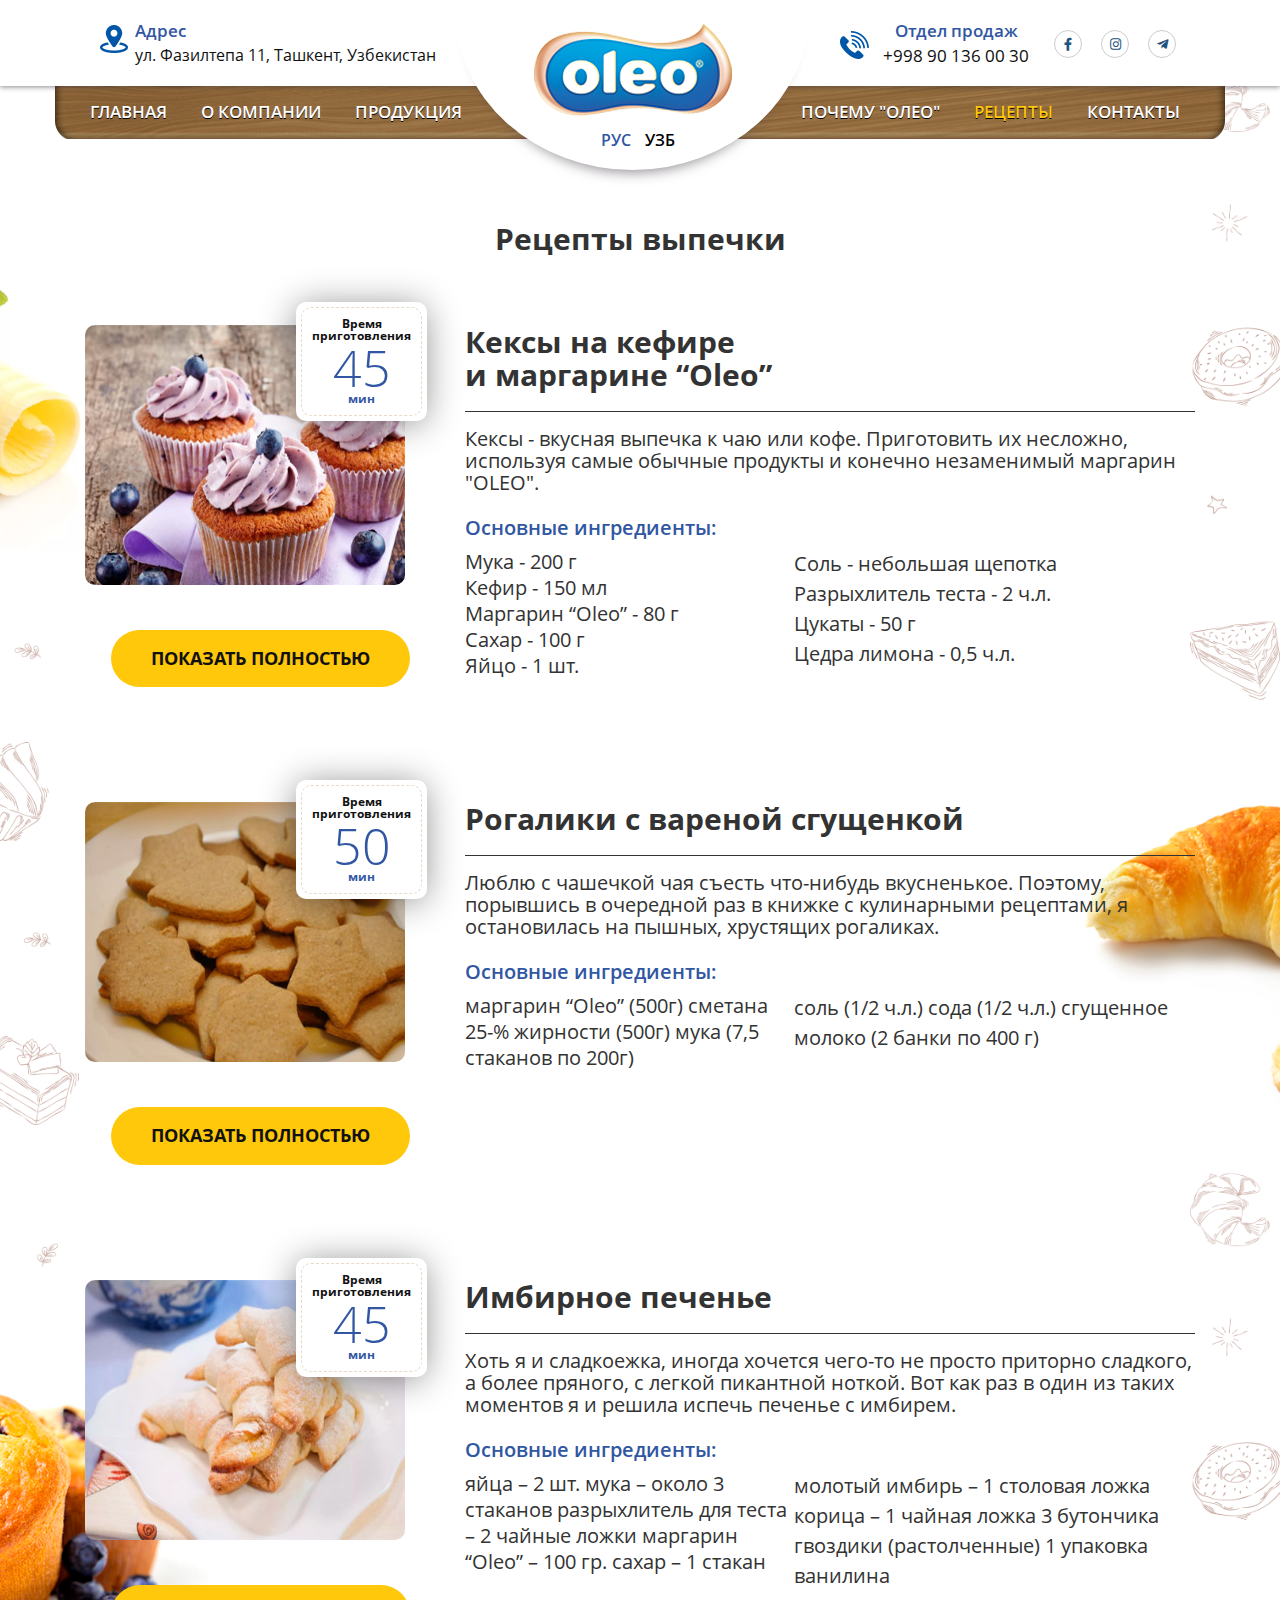
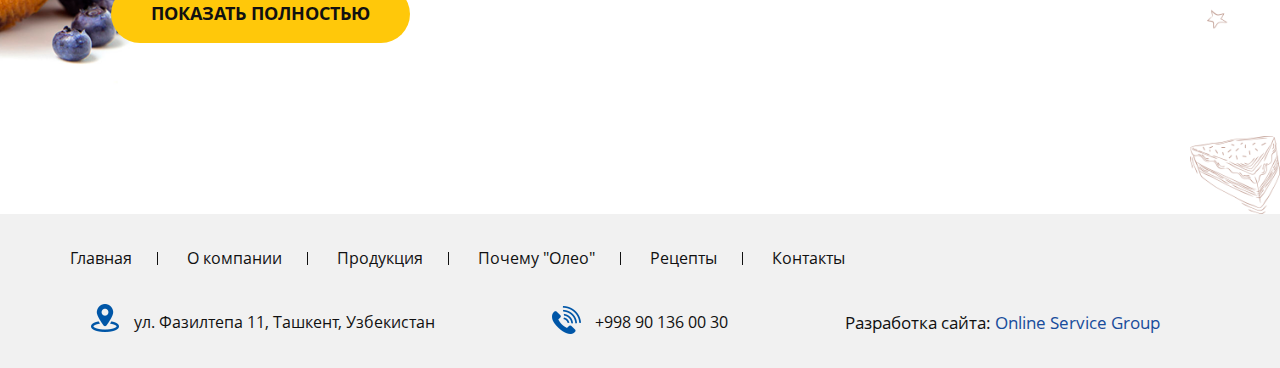
<file: recipes.html>
<!DOCTYPE html>
<html lang="ru">
<head>
  <meta charset="UTF-8">
  <meta name="viewport" content="width=device-width, initial-scale=1.0">
  <meta http-equiv="X-UA-Compatible" content="ie=edge">
  <title>Recipe Document</title>
  <!-- Favicon -->
  <link rel="shortcut icon" href="img/logo.png" />
  <link rel="stylesheet" href="font-awesome-4.7.0/css/font-awesome.min.css">
  <!-- Fonts -->
  <link rel="stylesheet" href="css/fonts.css">
  <!-- Bootstrap -->
  <link rel="stylesheet" href="css/bootstrap.min.css">  
  <!-- owl-carousel -->
  <link rel="stylesheet" href="css/owl.carousel.min.css">
  <link rel="stylesheet" href="css/owl.theme.default.min.css">
  <link rel="stylesheet" type="text/css" href="css/animate.css">

  <link rel="stylesheet" href="css/style.css">
  <!-- slick -->
  <link rel="stylesheet" href="css/slick.css">
  <link rel="stylesheet" href="css/slick-theme.css">
  <link rel="stylesheet" href="https://use.fontawesome.com/releases/v5.0.13/css/all.css">

  <!-- MAIN CSS -->
  <link rel="stylesheet" href="css/main.css">
  <link rel="stylesheet" href="css/media.css">
</head>
<body class="menuCanvas">
  <div class="wrap">
    <section>
      <div class="topHeader">
        <i class="fa fa-times" id="exitmnu" aria-hidden="true"></i> 
        <div class="topHeaderTop animated zoomIn">
          <div class="container1">
            <div class="row">
              <div class="menu-icon">
                <span></span>
                <span></span>
                <span></span>
                <p>menu</p>
              </div>
              <div class="topHeaderAddress col-md-4 col-sm-4">
                <div class="topHeaderAddressMapIcon">
                  <img src="img/map.png" alt="">
                </div>
                <div class="topHeaderAddresses">
                  <h4>Адрес</h4>
                  <h5>ул. Фазилтепа 11, Ташкент, Узбекистан</h5>
                </div>
              </div>
              <div class="col-md-4 col-sm-4 logo">
                <div class="topHeaderLogo">
                  <div class="thl-wrapper">
                    <a href="index.html">
                      <img src="img/logo.png" alt="">
                    </a>
                    <div class="lang">
                      <h4>
                        <a href="#" class="active">рус</a>
                      </h4>
                      <h4>
                        <a href="#">узб</a> 
                      </h4>
                    </div>
                  </div>
                </div>
              </div>
              <div class="sailDepartment col-md-4 col-sm-4">
                <div class="sailDepartmentLeft">
                  <div class="sailDepartmentPhoneIcon">
                    <img src="img/phone.png" alt="">
                  </div>
                  <div class="sailDepartmentSailing">
                    <h4>Отдел продаж</h4>
                    <h5>+998 90 136 00 30</h5>
                  </div>
                </div>
                <div class="topHeaderIcons">
                  <ul class="IconSet">
                    <li>
                      <a href="#"><i class="fab fa-facebook-f"></i></a>
                    </li>
                    <li>
                      <a href="#"><i class="fab fa-instagram"></i></a>
                    </li>
                    <li>
                      <a href="#"><i class="fab fa-telegram-plane"></i></a>
                    </li>
                  </ul>
                </div>
              </div>
            </div>
          </div>
        </div>
        <div class="topHeaderBottom sidebar container wow fadeInDown" data-wow-duration="2s" data-wow-delay="0.5s">
          <div class="menu">
            <ul class="topHeaderList">
              <li>
                <a href="index.html" >Главная</a>
              </li>              
              <li>
                <a href="aboutCompany.html">О компании</a>
              </li>
              <li>
                <a href="products.html">Продукция</a>
              </li>
            </ul>
            <ul class="topHeaderList leftlist">
              <li>
                <a href="whyOleo.html">Почему "Олео"</a>
              </li>
              <li>
                <a href="recipes.html" class="active">Рецепты</a>
              </li>
              <li>
                <a href="contacts.html">Контакты</a>
              </li>
            </ul>
            <div class="adaptivelang">
              <h4>
                <a href="#" class="active">рус</a>
              </h4>
              <h4>
                <a href="#">узб</a> 
              </h4>
            </div>
            <div class="topHeaderIcons anothericon">
              <ul class="IconSet">
                <li>
                  <a href="#"><i class="fab fa-facebook-f"></i></a>
                </li>
                <li>
                  <a href="#"><i class="fab fa-instagram"></i></a>
                </li>
                <li>
                  <a href="#"><i class="fab fa-telegram-plane"></i></a>
                </li>
              </ul>
            </div>
          </div>
        </div>
      </div>
    </section>
    <section>
      <div class="recipespage">
        <div class="container">
          <div class="row">
            <div class="recipesTitlepage">
              <h1>Рецепты выпечки</h1>
            </div>  
            <div class="cakeRecipepage clearfix">
              <div class="cakeimgpage col-md-4">
                <img src="img/cakeList1.jpg" alt="">
                <div class="cookingTimeWrappage">
                  <div class="border">
                    <div class="cookingTimepage">
                      <h5>Время <br>приготовления</h5>
                      <h1><span>45</span><br> мин</h1>
                    </div>
                  </div>
                </div>
                <div class="products-btn recipes-btn">
                  <h4><a href="recipes-more-info.html">Показать полностью</a></h4>
                </div>
              </div>
                <div class="cakeRecipeText col-md-8">
                  <div class="cakeRecipeTextContentpage">
                    <h1>Кексы на кефире <br> и маргарине “Oleo”</h1>
                    <h3>
                      Кексы - вкусная выпечка к чаю или кофе. Приготовить их несложно, используя самые обычные продукты и конечно незаменимый маргарин "OLEO".
                    </h3>
                    <h5>Основные ингредиенты:</h5>
                    <div class="ingredientspage">
                      <h6 class="leftIngredient col-md-6 col-sm-6">
                        Мука - 200 г<br>
                        Кефир  - 150 мл<br>
                        Маргарин “Oleo” - 80 г<br>
                        Сахар - 100 г<br>
                        Яйцо - 1 шт.<br>
                      </h6>
                      <h6 class="rightIngredient col-md-6 col-sm-6">
                        Соль - небольшая щепотка<br>
                        Разрыхлитель теста - 2 ч.л.<br>
                        Цукаты - 50 г<br>
                        Цедра лимона - 0,5 ч.л.<br>
                      </h6>
                    </div>
                  </div>
                </div>
            </div>
            <div class="cakeRecipepage clearfix">
              <div class="cakeimgpage col-md-4">
                <img src="img/cakeList2.jpg" alt="">
                <div class="cookingTimeWrappage">
                  <div class="border">
                    <div class="cookingTimepage">
                      <h5>Время <br>приготовления</h5>
                      <h1><span>50</span><br> мин</h1>
                    </div>
                  </div>
                </div>
                <div class="products-btn recipes-btn">
                  <h4><a href="recipes-more-info.html">Показать полностью</a></h4>
                </div>
              </div>
                <div class="cakeRecipeText col-md-8">
                  <div class="cakeRecipeTextContentpage">
                    <h1>Рогалики с вареной сгущенкой</h1>
                    <h3>
                      Люблю с чашечкой чая съесть что-нибудь вкусненькое.  Поэтому, порывшись в очередной раз в книжке с кулинарными рецептами, я остановилась на пышных, хрустящих рогаликах. 
                    </h3>
                    <h5>Основные ингредиенты:</h5>
                    <div class="ingredientspage">
                      <h6 class="leftIngredient col-md-6 col-sm-6">
                        маргарин “Oleo” (500г)
                        сметана 25-% жирности (500г) мука (7,5 стаканов по 200г)
                      </h6>
                      <h6 class="rightIngredient col-md-6 col-sm-6">
                        соль (1/2 ч.л.)
                        сода (1/2 ч.л.) сгущенное молоко (2 банки по 400 г)                          
                      </h6>
                    </div>
                  </div>
                </div>
            </div>
            <div class="cakeRecipepage clearfix">
              <div class="cakeimgpage col-md-4">
                <img src="img/cakeList3.jpg" alt="">
                <div class="cookingTimeWrappage">
                  <div class="border">
                    <div class="cookingTimepage">
                      <h5>Время <br>приготовления</h5>
                      <h1><span>45</span><br> мин</h1>
                    </div>
                  </div>
                </div>
                <div class="products-btn recipes-btn">
                  <h4><a href="recipes-more-info.html">Показать полностью</a></h4>
                </div>
              </div>
                <div class="cakeRecipeText col-md-8">
                  <div class="cakeRecipeTextContentpage">
                    <h1>Имбирное печенье</h1>
                    <h3>
                      Хоть я и сладкоежка, иногда хочется чего-то не просто приторно сладкого, а более пряного, с легкой пикантной ноткой.  Вот как раз в один из таких моментов я и решила испечь печенье с имбирем.
                    </h3>
                    <h5>Основные ингредиенты:</h5>
                    <div class="ingredientspage">
                      <h6 class="leftIngredient col-md-6 col-sm-6">
                        яйца – 2 шт.
                        мука – около 3 стаканов
                        разрыхлитель для теста – 2 чайные ложки маргарин “Oleo” – 100 гр.
                        сахар – 1 стакан                          
                      </h6>
                      <h6 class="rightIngredient col-md-6 col-sm-6">
                        молотый имбирь – 1 столовая ложка корица – 1 чайная ложка
                        3 бутончика гвоздики (растолченные) 1 упаковка ванилина
                      </h6>
                    </div>
                  </div>
                </div>
            </div>
          </div>
        </div>
      </div>
    </section>
    <section>
      <div class="oleoFoot">
        <div class="container">
          <div class="row">
            <div class="footerList">
              <ul>
                <li><a href="index.html">Главная</a></li>
                <li><a href="aboutCompany.html">О компании</a></li>
                <li><a href="products.html">Продукция</a></li>
                <li><a href="whyOleo.html">Почему "Олео"</a></li>
                <li><a href="recipes.html">Рецепты</a></li>
                <li><a href="contacts.html">Контакты</a></li>
              </ul>
            </div>
            <div class="footerAddress">
              <div class="companyFootaddress col-md-4 col-sm-4">
                <div class="leftAdd">
                  <div class="topHeaderAddressMapIcon companyFooticon">
                    <img src="img/map.png" alt="">
                  </div>
                  <div class="topHeaderAddresses companyFootadd">
                    <h5>ул. Фазилтепа 11, Ташкент, Узбекистан</h5>
                  </div>
                </div>                                  
              </div>
              <div class="sailDepartmentLeft companyFootLeft col-md-4 col-sm-4">
                <div class="leftPhone">
                  <div class="sailDepartmentPhoneIcon companyFooticon">
                    <img src="img/phone.png" alt="">
                  </div>
                  <div class="sailDepartmentSailing companyFootphone">
                    <h5>+998 90 136 00 30</h5>
                  </div>
                </div>
              </div>
              <div class="siteDevelopment col-md-4 col-sm-4">
                <h4>Разработка сайта: 
                  <a href="https://osg.uz/">Online Service Group</a>
                </h4>
              </div>
            </div>
          </div>
        </div>
      </div>
    </section>
  </div>




<!-- Scripts -->
    <!-- jquery -->
    <script src="js/jquery-3.3.1.min.js"></script>
    <script src="js/owl.carousel.min.js"></script>
  <!-- owl-carousel -->
  <script>
    $(document).ready(function(){
     var owl = $(".owl-carousel").owlCarousel({
        loop:true,
        items:1,
        nav: true,
        dots: true,
        navText: ["<i class='fa fa-chevron-left' aria-hidden='true'></i>","<i class='fa fa-chevron-right' aria-hidden='true'></i>"],
        // autoplay: 2000,
        animateOut: 'fadeOutRight',
        // animateIn: 'flipInX',
        responsive:{
        500:{
          mouseDrag:false,
          touchDrag:true,
        },
        1200:{
          mouseDrag:true,
          touchDrag:false,
        },
        }
      });

      owl.on('changed.owl.carousel', function(event) {
        var item = event.item.index - 2;
        $('.hdContent').removeClass('animated fadeIn');
    $('.owl-item').not('.cloned').eq(item).find('.hdContent').addClass('animated fadeIn');
      });     
    });
  </script>

  <!-- <img src="img/left-arrow-angle.svg" alt="">
  <img src="img/right-arrow-angle.svg" alt=""> -->
  <!-- slick -->
  <script src="js/slick.min.js"></script>

  <script>
    $(document).ready(function(){
      $('.slider-for').slick({
        slidesToShow: 1,
        slidesToScroll: 1,
        arrows: false,
        speed: 500,
        fade: true,
        cssEase: 'linear',
        asNavFor: '.slider-nav'
        
      });

      $('.slider-nav').slick({
        slidesToShow: 3,
        slidesToScroll: 1,
        infinite: true,
        prevArrow: ('<img src="img/left-arrow-angle.svg" alt="" class="left-arrow" >'),
        nextArrow: ('<img src="img/right-arrow-angle.svg" alt="" class="right-arrow" >'),
        centerMode:true,
        centerPadding: "15px",
        focusOnSelect: true,
        asNavFor: '.slider-for',
        // autoplay: true,
        // autoplaySpeed: 3000,
        responsive: [
          {
          breakpoint: 767,
          settings: {
            slidesToShow: 2,
            slidesToScroll: 1,
            infinite: true,
            dots: false,
            // centerPadding: "20px",
          },
          breakpoint: 495,
          settings: {
            slidesToShow: 2,
            slidesToScroll: 1,
            infinite: true,
            dots: false
          }
        }
        ]
      });
    });

  </script>
  <script>
    $(document).ready(function(){
      $('.recallSlider').slick({
        slidesToShow: 2,
        slidesToScroll: 1,
        infinite: true,
        dots: true,
        arrows: false,
        responsive: [
          {
          breakpoint: 768,
          settings: {
            slidesToShow: 1,
            slidesToScroll: 1,
            infinite: true,
            dots: false
          }
        }
        ]
      });
    });
  </script>
  <script>

    $(function() {
      var menuToggler = $('.menu-icon'),
        menu = $('.sidebar'),
        menubg = $('.menuCanvas'),
        exit = $('#exitmnu')
      
      menuToggler.click(function(e) {
        e.preventDefault();
        e.stopPropagation();
        
        $(this).toggleClass('active');
        menu.toggleClass('active');
        menubg.toggleClass('active');
        exit.toggleClass('active');
      });

      menu.click(function(e) {
        e.stopPropagation();
      });

      $(document).click(function(e) {
        if( !menu.has(e.target).length ) {
          menu.removeClass('active');
          menuToggler.removeClass('active');
          menubg.removeClass('active');
          exit.removeClass('active');
        }
      });

    });
  </script>
  <script src="js/wow.min.js"></script>
  <script>
      new WOW().init();
  </script>
</body>
</html>
</file>
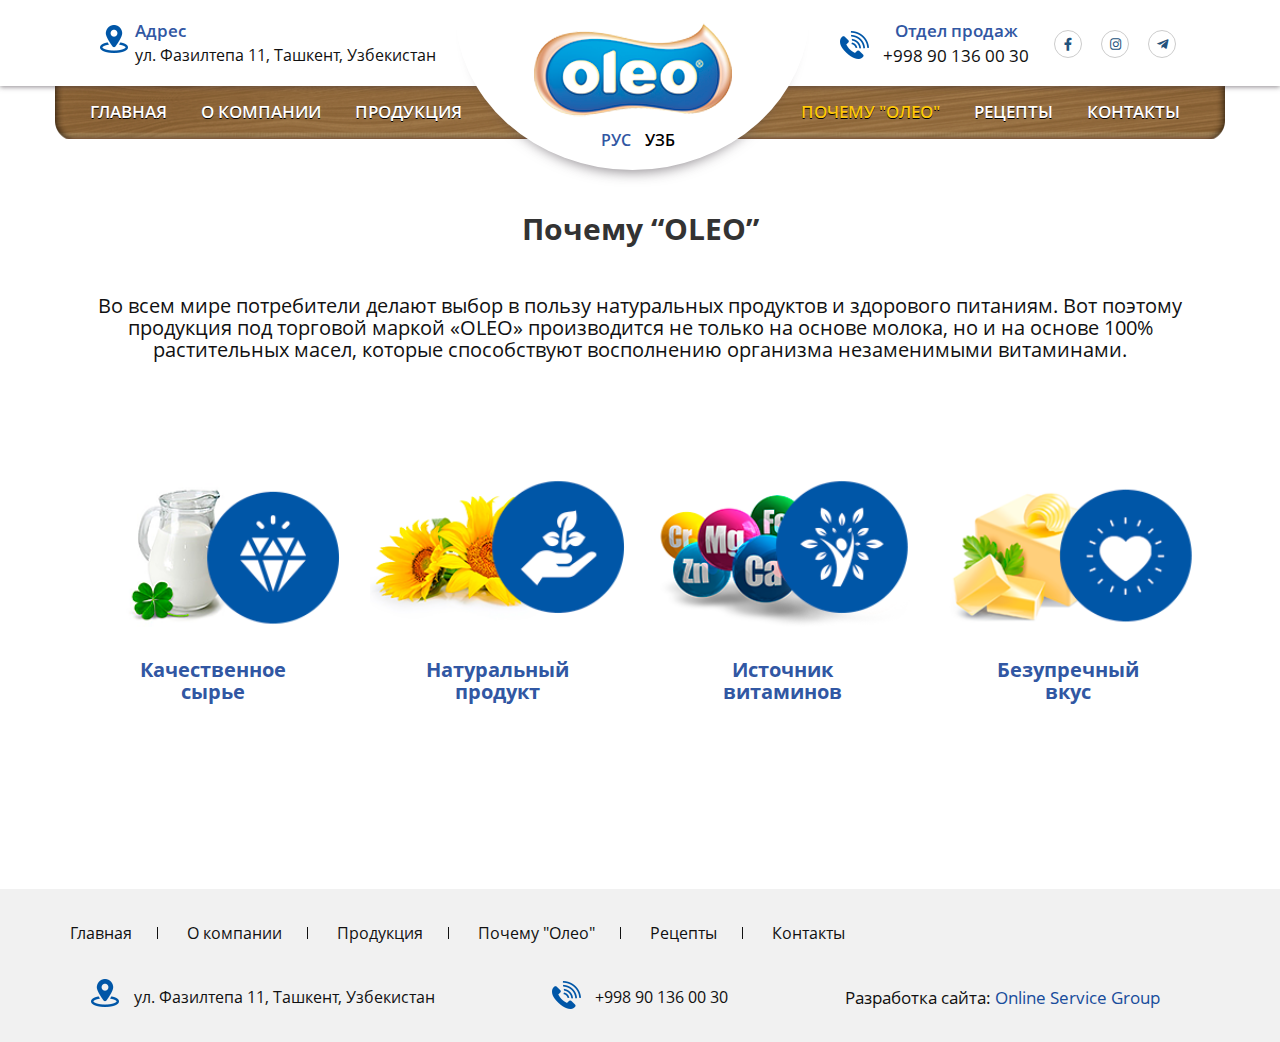
<file: whyOleo.html>
<!DOCTYPE html>
<html lang="ru">
<head>
  <meta charset="UTF-8">
  <meta name="viewport" content="width=device-width, initial-scale=1.0">
  <meta http-equiv="X-UA-Compatible" content="ie=edge">
  <title>why Document</title>
  <!-- Favicon -->
  <link rel="shortcut icon" href="img/logo.png" />
  <link rel="stylesheet" href="font-awesome-4.7.0/css/font-awesome.min.css">
  <!-- Fonts -->
  <link rel="stylesheet" href="css/fonts.css">
  <!-- Bootstrap -->
  <link rel="stylesheet" href="css/bootstrap.min.css">  
  <!-- owl-carousel -->
  <link rel="stylesheet" href="css/owl.carousel.min.css">
  <link rel="stylesheet" href="css/owl.theme.default.min.css">
  <link rel="stylesheet" type="text/css" href="css/animate.css">

  <link rel="stylesheet" href="css/style.css">
  <!-- slick -->
  <link rel="stylesheet" href="css/slick.css">
  <link rel="stylesheet" href="css/slick-theme.css">
  <link rel="stylesheet" href="https://use.fontawesome.com/releases/v5.0.13/css/all.css">

  <!-- MAIN CSS -->
  <link rel="stylesheet" href="css/main.css">
  <link rel="stylesheet" href="css/media.css">
</head>
<body class="menuCanvas">
  <div class="wrap">
    <section>
      <div class="topHeader">
        <i class="fa fa-times" id="exitmnu" aria-hidden="true"></i> 
        <div class="topHeaderTop animated zoomIn">
          <div class="container1">
            <div class="row">
              <div class="menu-icon">
                <span></span>
                <span></span>
                <span></span>
                <p>menu</p>
              </div>
              <div class="topHeaderAddress col-md-4 col-sm-4">
                <div class="topHeaderAddressMapIcon">
                  <img src="img/map.png" alt="">
                </div>
                <div class="topHeaderAddresses">
                  <h4>Адрес</h4>
                  <h5>ул. Фазилтепа 11, Ташкент, Узбекистан</h5>
                </div>
              </div>
              <div class="col-md-4 col-sm-4 logo">
                <div class="topHeaderLogo">
                  <div class="thl-wrapper">
                    <a href="index.html">
                      <img src="img/logo.png" alt="">
                    </a>
                    <div class="lang">
                      <h4>
                        <a href="#" class="active">рус</a>
                      </h4>
                      <h4>
                        <a href="#">узб</a> 
                      </h4>
                    </div>
                  </div>
                </div>
              </div>
              <div class="sailDepartment col-md-4 col-sm-4">
                <div class="sailDepartmentLeft">
                  <div class="sailDepartmentPhoneIcon">
                    <img src="img/phone.png" alt="">
                  </div>
                  <div class="sailDepartmentSailing">
                    <h4>Отдел продаж</h4>
                    <h5>+998 90 136 00 30</h5>
                  </div>
                </div>
                <div class="topHeaderIcons">
                  <ul class="IconSet">
                    <li>
                      <a href="#"><i class="fab fa-facebook-f"></i></a>
                    </li>
                    <li>
                      <a href="#"><i class="fab fa-instagram"></i></a>
                    </li>
                    <li>
                      <a href="#"><i class="fab fa-telegram-plane"></i></a>
                    </li>
                  </ul>
                </div>
              </div>
            </div>
          </div>
        </div>
        <div class="topHeaderBottom sidebar container wow fadeInDown" data-wow-duration="2s" data-wow-delay="0.5s">
          <div class="menu">
            <ul class="topHeaderList">
              <li>
                <a href="index.html" >Главная</a>
              </li>              
              <li>
                <a href="aboutCompany.html">О компании</a>
              </li>
              <li>
                <a href="products.html">Продукция</a>
              </li>
            </ul>
            <ul class="topHeaderList leftlist">
              <li>
                <a href="whyOleo.html" class="active">Почему "Олео"</a>
              </li>
              <li>
                <a href="recipes.html" >Рецепты</a>
              </li>
              <li>
                <a href="contacts.html">Контакты</a>
              </li>
            </ul>
            <div class="adaptivelang">
              <h4>
                <a href="#" class="active">рус</a>
              </h4>
              <h4>
                <a href="#">узб</a> 
              </h4>
            </div>
            <div class="topHeaderIcons anothericon">
              <ul class="IconSet">
                <li>
                  <a href="#"><i class="fab fa-facebook-f"></i></a>
                </li>
                <li>
                  <a href="#"><i class="fab fa-instagram"></i></a>
                </li>
                <li>
                  <a href="#"><i class="fab fa-telegram-plane"></i></a>
                </li>
              </ul>
            </div>
          </div>
        </div>
      </div>
    </section>
    <section>
      <div class="why whyOleo">
        <div class="container">
          <div class="row">
            <div class="whyTitle">
              <h1>Почему “OLEO”</h1>
            </div>
            <div class="whyContent">
              <h5>
                 Во всем мире потребители делают выбор в пользу натуральных продуктов и здорового питаниям. Вот поэтому продукция под торговой маркой «OLEO» производится не только на основе молока, но и на основе 100% растительных масел, которые  способствуют восполнению  организма незаменимыми витаминами. 
              </h5>
            </div>
            <div class="whyContentimg">
              <div class="col-md-3 col-sm-6 wow fadeInDown" data-wow-duration="1s" data-wow-delay="0.3s">
                <img src="img/quality.png" alt="whyimg">
                <h5>Качественное <br> сырье</h5>
              </div>
              <div class="col-md-3 col-sm-6 wow fadeInDown" data-wow-duration="1s" data-wow-delay="0.6s">
                <img src="img/natural.png" alt="whyimg">
                <h5>Натуральный <br> продукт</h5>
              </div>
              <div class="col-md-3 col-sm-6 wow fadeInDown" data-wow-duration="1s" data-wow-delay="0.9s">
                <img src="img/vitamins.png" alt="whyimg">
                <h5>Источник <br> витаминов</h5>
              </div>
              <div class="col-md-3 col-sm-6 wow fadeInDown" data-wow-duration="1s" data-wow-delay="1.2s">
                <img src="img/taste.png" alt="whyimg">
                <h5>Безупречный <br> вкус</h5>
              </div>
            </div>
          </div>
        </div>
      </div>
    </section>
    <section>
      <div class="oleoFoot">
        <div class="container">
          <div class="row">
            <div class="footerList">
              <ul>
                <li><a href="index.html">Главная</a></li>
                <li><a href="aboutCompany.html">О компании</a></li>
                <li><a href="products.html">Продукция</a></li>
                <li><a href="whyOleo.html">Почему "Олео"</a></li>
                <li><a href="recipes.html">Рецепты</a></li>
                <li><a href="contacts.html">Контакты</a></li>
              </ul>
            </div>
            <div class="footerAddress">
              <div class="leftAdd">
                <div class="companyFootaddress col-md-4 col-sm-4">
                  <div class="topHeaderAddressMapIcon companyFooticon">
                    <img src="img/map.png" alt="">
                  </div>
                  <div class="topHeaderAddresses companyFootadd">
                    <h5>ул. Фазилтепа 11, Ташкент, Узбекистан</h5>
                  </div>
                </div>
              </div>                                
              <div class="sailDepartmentLeft companyFootLeft col-md-4 col-sm-4">
                <div class="leftPhone">
                  <div class="sailDepartmentPhoneIcon companyFooticon">
                    <img src="img/phone.png" alt="">
                  </div>
                  <div class="sailDepartmentSailing companyFootphone">
                    <h5>+998 90 136 00 30</h5>
                  </div>
                </div>
              </div>
              <div class="siteDevelopment col-md-4 col-sm-4">
                <h4>Разработка сайта: 
                  <a href="https://osg.uz/">Online Service Group</a>
                </h4>
              </div>
            </div>
          </div>
        </div>
      </div>
    </section>
  </div>




<!-- Scripts -->
  <!-- jquery -->
  <script src="js/jquery-3.3.1.min.js"></script>

  <script>
    $(function() {
      var menuToggler = $('.menu-icon'),
        menu = $('.sidebar'),
        menubg = $('.menuCanvas'),
        exit = $('#exitmnu');        
      
      menuToggler.click(function(e) {
        e.preventDefault();
        e.stopPropagation();
        
        $(this).toggleClass('active');
        menu.toggleClass('active');
        menubg.toggleClass('active');
        exit.toggleClass('active');
      });

      menu.click(function(e) {
        e.stopPropagation();
      });

      $(document).click(function(e) {
        if( !menu.has(e.target).length ) {
          menu.removeClass('active');
          menuToggler.removeClass('active');
          menubg.removeClass('active');
          exit.removeClass('active');
        }
      });

    });
  </script>
  <script src="js/wow.min.js"></script>
  <script>
      new WOW().init();
  </script>
</body>
</html>
</file>
<file: css/fonts.css>
/* OpenSans */

@font-face {
	font-family: 'OpenSans-Regular';
	src: url('../fonts/Open_Sans/OpenSans-Regular.eot');
	src: url('../fonts/Open_Sans/OpenSans-Regular.eot?#iefix') format('embedded-opentype'),
	url('../fonts/Open_Sans/OpenSans-Regular.woff') format('woff'),
	url("../fonts/Open_Sans/OpenSans-Regular.ttf") format("truetype");

	font-style: normal;
	font-weight: normal;
}


@font-face {
	font-family: 'OpenSans-SemiBold';
	src: url('../fonts/Open_Sans/OpenSans-SemiBold.eot');
	src: url('../fonts/Open_Sans/OpenSans-SemiBold.eot?#iefix') format('embedded-opentype'),
	url('../fonts/Open_Sans/OpenSans-SemiBold.woff') format('woff'),
	url("../fonts/Open_Sans/OpenSans-SemiBold.ttf") format("truetype");
	
	font-style: normal;
	font-weight: 600;
}


@font-face {
	font-family: 'OpenSans-Bold';
	src: url('../fonts/Open_Sans/OpenSans-Bold.eot');
	src: url('../fonts/Open_Sans/OpenSans-Bold.eot?#iefix') format('embedded-opentype'),
	url('../fonts/Open_Sans/OpenSans-Bold.woff') format('woff'),
	url("../fonts/Open_Sans/OpenSans-Bold.ttf") format("truetype");
	
	font-style: normal;
	font-weight: bold;
}

@font-face {
	font-family: 'OpenSans-Light';
	src: url('../fonts/Open_Sans/OpenSans-Light.eot');
	src: url('../fonts/Open_Sans/OpenSans-Light.eot?#iefix') format('embedded-opentype'),
	url('../fonts/Open_Sans/OpenSans-Light.woff') format('woff'),
	url("../fonts/Open_Sans/OpenSans-Light.ttf") format("truetype");
	
	font-style: normal;
	font-weight: 300;
}


/* VAGRounded BT */

@font-face {
	font-family: 'VAGRoundedBT-Regular';
	src: url('../fonts/VAGRounded_BT/VAGRoundedBT-Regular.eot'); 
	src: url('../fonts/VAGRounded_BT/VAGRoundedBT-Regular.eot?#iefix') format('embedded-opentype'),
	url('../fonts/VAGRounded_BT/VAGRoundedBT-Regular.woff') format('woff'),
	url("../fonts/VAGRounded_BT/VAGRON.ttf") format("truetype");
	
	font-style: normal;
	font-weight: normal;
}
</file>
<file: css/style.css>
@font-face {
  font-family: 'icomoon';
  src:  url('../fonts/fonts/icomoon.eot?soevy');
  src:  url('../fonts/fonts/icomoon.eot?soevy#iefix') format('embedded-opentype'),
    url('../fonts/fonts/icomoon.ttf?soevy') format('truetype'),
    url('../fonts/fonts/icomoon.woff?soevy') format('woff'),
    url('../fonts/fonts/icomoon.svg?soevy#icomoon') format('svg');
  font-weight: normal;
  font-style: normal;
}

[class^="icon-"], [class*=" icon-"] {
  /* use !important to prevent issues with browser extensions that change fonts */
  font-family: 'icomoon' !important;
  speak: none;
  font-style: normal;
  font-weight: normal;
  font-variant: normal;
  text-transform: none;
  line-height: 1;
  font-size: 25px;
  color: #3157a3;

  /* Better Font Rendering =========== */
  -webkit-font-smoothing: antialiased;
  -moz-osx-font-smoothing: grayscale;
}
[class^="icon-"]:hover,
[class*=" icon-"]:hover{
  color: #3157a3c7
}
.IconSet a {
  text-decoration: none;
}

.icon-facebook .path1:before {
  content: "\e900";
}
.icon-facebook .path2:before {
  content: "\e901";
  margin-left: -1em;
  color: rgb(255, 255, 255);
}
.icon-instagram-logo:before {
  content: "\e902";
  color: #3157a3;
}
.icon-left-arrow-angle:before {
  content: "\e903";
  color: #fff;
}
.icon-right-arrow-angle:before {
  content: "\e904";
  color: #fff;
}
.icon-telegram .path1:before:hover {
  /* content: "\e905"; */
  color: #3157a3;  
  /* color: rgb(0, 145, 200); */
}
.icon-telegram .path1:before {
  content: "\e905";
}

.icon-telegram .path2:before {
  content: "\e906";
  margin-left: -1em;
}
.icon-telegram .path3:before {
  content: "\e907";
  margin-left: -1em;
  color: rgb(255, 255, 255);
}
.icon-telegram .path4:before {
  content: "\e908";
  margin-left: -1em;
  color: rgb(210, 210, 215);
}
.icon-telegram .path5:before {
  content: "\e909";
  margin-left: -1em;
  color: rgb(185, 185, 190);
}
</file>
<file: css/main.css>
*, *:before, *:after {
  box-sizing: border-box;
}
*{
  padding: 0;
  margin: 0;
}
.wrap{
  background-color: #fff;
  margin: 0 auto;
}
body{
	font-family: "OpenSans-Regular";
  color: #111;
  /* height: 650px; */
}

.clearfix::after{
  content: '';
  display: table;
  clear: both;
}
.container {
  max-width: 1170px;
  margin: 0px auto;       
}
.container1 {
  max-width: 1110px;
  margin: 0px auto;       
}
.row{
  margin: auto
}
/*/// header ///*/
.topHeader {
  position: relative;
}
.topHeaderTop{
  background: #fff;
  -webkit-box-shadow: 0px 1px 5px 0px rgba(61, 51, 61, 0.58);
  -moz-box-shadow: 0px 1px 5px 0px rgba(61, 51, 61, 0.58);
  box-shadow:0px 1px 5px 0px rgba(61, 51, 61, 0.58);
  padding: 15px 0 10px 0;
  position: relative;
  z-index: 1000;
}
.topHeaderAddress{
  font-size: 17px;
  float: left;
}
.topHeaderAddress h4{
  color: #3157a3; 
  font-family: "OpenSans-SemiBold";
  font-size: 17px;
  line-height: 0.7;
}
.topHeaderAddress h5{
  font-size: 16px;
}
.topHeaderAddressMapIcon{
  margin-top: 10px;
  float: left;
  margin-right: 7px;
}
.topHeaderAddresses{
  float: none;
}
.topHeaderLogo{
  margin: 0 auto;
  position: absolute;
  display: block;
  top: -165px;
  left: 0;
  text-align: center;
  background: #fff;
  border-radius: 50%;
  width: 355px;
  height: 320px;
  -webkit-box-shadow: 0px 18px 13px -16px rgba(61, 51, 61, 0.58);
  -moz-box-shadow: 0px 18px 13px -16px rgba(61, 51, 61, 0.58);
  box-shadow: 0px 18px 13px -16px rgba(61, 51, 61, 0.58);
}
.thl-wrapper {
  display: block;
  position: absolute;
  width: 80%;
  margin: 0 auto;
  bottom: 0;
  left: 0;
  right: 0;
}
.lang {
  margin: 5px 0 10px 0;
}
.lang a {
  margin-left: 10px;
  color: #000;
}
.lang a.active,.lang a:hover {
  color: #3157a3;
  text-decoration: none;
}
.lang h4 {
  font-size: 16px;
  font-family: 'OpenSans-SemiBold'; 
  text-transform: uppercase; 
  color: #3157a3;
  display: inline-block;
}
.adaptivelang {
  margin: 5px 0 10px 0;
  display: none;
}
.adaptivelang a {
  margin-right: 10px;
  color: #f9f9f9;
}
.adaptivelang a.active,.lang a:hover {
  color: #ffc80a;
  text-decoration: none;
}
.adaptivelang h4 {
  font-size: 16px;
  font-family: 'OpenSans-SemiBold'; 
  text-transform: uppercase; 
  color: #3157a3;
  display: inline-block;
}
.sailDepartmentLeft {
  display: inline-block;
  text-align: center;
}
.sailDepartment{
  float: right;
  font-size: 17px;
}
.sailDepartmentSailing h4{
  color: #3157a3; 
  font-family: "OpenSans-SemiBold";
  font-size: 17px;
  line-height: 0.7;
}
.sailDepartmentPhoneIcon{
  display: inline-block;
  vertical-align: 12px;
  margin-right: 10px;
}
.sailDepartmentSailing{
  display: inline-block;
}
.sailDepartmentSailing h5 {
  font-size: 17px;
}
.topHeaderIcons{
  float: right;
  vertical-align: super;
}
.IconSet{
  display: inline-block;
  margin: 15px 4px;
}
ul.IconSet li a {
  border: 1px solid #ccc;
  width: 28px;
  height: 28px;
  border-radius: 50%;
  text-align: center;
  font-size: 13px;
  display: block;
  color: #23527c;
}
ul.IconSet li:first-child {
  display: inline-block;
  margin-left: 0;
}
ul.IconSet li a i {
  margin-top: 7px;
}
ul.IconSet li a:hover {
  background: #0056a6;
  color: #fff;
}
ul.IconSet li {
  display: inline-block;
  margin-left: 15px;
}
.topHeaderBottom{
  background: url(../img/treeBg.png) no-repeat;
  background-size: cover;
  overflow: hidden;
  position: absolute;
  margin: 0 auto;
  left: 0;
  right: 0;
  top: 50px;
  z-index: 999;
}

.topHeaderList{
  margin: 50px 0 15px 20px;
  float: left;
}
.topHeaderList li{
  display: inline-block;
  font-size: 17px;
  font-family: 'OpenSans-SemiBold';
  text-transform: uppercase;
  margin-right: 30px;
}
.topHeaderList li a{
  color: #fff;
  text-decoration: none;
  text-shadow: 0 1px 0 #000000;
}
.topHeaderList li a.active,
.topHeaderList li a:hover{
  color: #ffc80a;
}
.leftlist{
  float: right;
}

.hdCarousel {
  position: relative;
}
.hdCarousel img{
  width: 100%;
}
.hdItem {
  position: relative;
}
.fa-chevron-right:before{
  margin-right: 10px;
}
.fa-chevron-left:before{
  margin-left: 10px;
}
.owl-dots {
  position: absolute;
  left: 0;
  right: 0;
  bottom: 10%;
}
.owl-theme .owl-dots .owl-dot.active span {
  background: #ffc80a;
  width: 13px;
  height: 13px;
}
.owl-theme .owl-dots .owl-dot{
  outline: none;
}

.hdContent{
  position: absolute;
  bottom: 40%;
  text-align: center;
  margin: 0 auto;
  left: 0;
  right: 0;
  width: 830px;
}
.hdContent h1{
  font-family: 'VAGRoundedBT-Regular','OpenSans-Bold';
  font-size: 55px;
  color: #fff;
  position: relative;
  z-index: 5;
  padding: 0 5%;
  text-align: center;
  margin-top: 10%;
}
.hdContent h1 span{
  text-transform: uppercase;
  color: #ffc80a;
}
.hdContentImg {
  position: absolute;
  z-index: 2;
}
.hdContentImg img{
  width: 100%;
}
button.owl-prev,
button.owl-next {
  position: absolute;
  bottom: 50%;
  overflow: hidden;
  width: 50px;
  height: 60px;
}
button.owl-prev{
  left: -5px;
}
button.owl-next{
  right: -5px;
}
.hdCarousel i.fa.fa-chevron-left:hover,
.hdCarousel i.fa.fa-chevron-right:hover{
  color: #375ca693;
}
.hdCarousel i.fa.fa-chevron-left {
  background: #fff;
  padding: 20px;
  border-radius: 0 50% 50% 0;
  margin-left: -45px;
  color: #375ca6;
  font-size: 20px;
  outline: none
}
.hdCarousel i.fa.fa-chevron-right {
  background: #fff;
  padding: 20px;
  border-radius: 50% 0 0 50%;
  margin-right: -45px;
  color: #375ca6;
  font-size: 20px;
  border: none;
}
.wave {
  position: relative;
  width: 100%;
  height: 200px;
  overflow: hidden;
  margin-top: -85px;
}
.wave img {
  position: absolute;
  top: 0;
  right: -1px;
  z-index: 5;
  transform: rotate(180deg);
  width: 101%;
}
button.owl-prev,
button.owl-next:focus{
  outline: none
}
.owl-theme .owl-nav [class*=owl-]:hover{
  background: none;
  color: #FFF;
  text-decoration: none;
}
/*/// COMPANY ///*/

section.companyOleo{
  position: relative;
  margin-bottom: 40px;
}
section.aboutcompanyOleo{
  position: relative;
  margin-bottom: 0;
}
.companyTitle h1{
  text-align: center;
  color: #111;
  font-size: 30px;
  font-family: 'OpenSans-Bold';
  margin-bottom: 25px;
}
.companyBg {
  background-image: url(../img/bg3.png) ,url(../img/bg4.png);
  background-position: left top, right bottom;
  background-repeat: no-repeat;
  /* height: 72em; */
  margin-top: -10rem;
  position: relative;
  z-index: 10;
}
.aboutCompanyBg {
  background: url(../img/companybg.png) no-repeat bottom center/cover;
  background-size: 100%;
  background-color: #fff;
  padding: 9em 0 25em 0;
  margin-top: 0rem;
  position: relative;
  z-index: 10;
}

.companyContent {
  /* position: relative; */
}
.roundedContent {
  overflow: hidden;
}
.rondedImg {
  position: relative;
  width: 50%;
  z-index: 2;
  float: left;
}
.rondedImg img {
  width: 100%;
}

.companyItems {
  position: absolute;
  right: 0;
  display: block;
  width: 50%;
  float: left;
  z-index: 3;
}
.companyItems .comp-item {
  position: relative;
}
.companyItems .comp-item + .comp-item {
  margin-top: 75px;
}
.companyItems .comp-item.produce {
  margin-top: 40px;
  left: -10%;
}
.companyItems .comp-item.offer {
  left: -3%;
}
.companyItems .comp-item.pride {
  left: -10%;
}
.produceImg {
  float: left;
  margin-right: 15px;
}
.offerImg {
  float: left;
  margin-right: 15px;
}
.prideImg {
  margin-right: 15px;
  float: left;
}
.titleContent {
  width: 69%;
}
.titleContent h4{
  font-family: 'OpenSans-Bold';
  font-size: 20px;
  color: #3157a3;
  /* width: 26em; */
}
.titleContent p{
  font-family: 'OpenSans-Regular';
  font-size: 20px;  
}
.companyAbout {
  overflow: hidden;
  margin-top: 50px;
}
.companyAbout p{
  font-size: 20px;
  font-family: 'OpenSans-Regular';
  width: 100%;
  margin-bottom: 25px;
}
.companyAbout p span{
  font-size: 20px;
  font-family: 'OpenSans-Bold'; 
}
.companyAboutContentLeft{
  float: left;
  width: 45%;
  /* margin-left: 5em; */
}
.companyAboutContentRight{
  float: right;
  width: 45%;
}
/*/// OURPRODUCTS ///*/


section.OurProducts{
  background: url('../img/products_bg.png') no-repeat;
  background-size: cover;
  background-position: center center;
}
.productsTitle h1{
  color: #fff;
  margin-top: 50px;
  margin-bottom: 50px;
}

.border-wrap {
  background: #fff;
  padding: 5px;
  border-radius: 10px;
  float: left;
}
.productsborder-wrap {
  float: left;
}
.products-border {
  border: 1.5px dashed #e7dbc8;
  border-radius: 10px;
  padding: 45px 25px 35px 25px;
}
.products-border:hover {
  background: #fbc22b61;
  transition: .5s;
}
/* .products-border img {
  width: 100%;
} */
img.creamy {
  padding: 5px;
}
.productsButter{
  margin-bottom: 50px;
}
.butterContent {
  float: left;
  margin-left: 16px;
  width: 230px;
}

.butterContent h4{
  font-family: 'OpenSans-Bold';
  font-size: 20px;
  color: #fff;
  width: 250px;
  margin-top: 0;
}
.butterContent h5{
  font-family: 'OpenSans-Bold';
  font-size: 17px;
  color: #033333;
  background: #ffc80a;
  border-radius: 10px;
  width: 75px;
  padding: 5px;
  margin-bottom: 15px;
  text-align: center;
}
.butterContent p{
  font-family: 'OpenSans-Regular';
  font-size: 17px;
  color: #fff;
  width: 270px;
  border-top: 1px solid #fff;
  padding-top: 15px;
}

.products-btn a{
  padding: 19px 40px;
  text-decoration: none;
  color: #111;
  background: #ffc80a;
  border-radius: 40px;
  display: inline-block;
}
.products-btn a:hover{
  background: #ffca0aa2;
}
.products-btn{
  font-family: 'OpenSans-Bold';
  font-size: 17px;
  text-align: center;
  text-transform: uppercase;
  margin: 0 auto;
  margin-bottom: 45px;
}
.products-btn a:focus {
  outline: none;
}
/* /// WHY? /// */
.whyOleo {
  background: url(../img/whyBg.png) no-repeat top center/cover;
  padding: 4em 0;
  background-color: #fff;
}
.whyTitle h1{
  font-family: 'OpenSans-Bold';
  font-size: 30px;
  color: #333333;
  text-align: center;
  margin: 70px 0 50px 0;
}
.whyContent h5{
  text-align: center;
  font-size: 20px;
  font-family: 'OpenSans-Regular';
  margin-bottom: 100px;
}
.whyContentimg {
  overflow: hidden;
  margin: 0 auto;
  text-align: center;
}
.whyContentimg img {
  width: 100%;
}
.whyContentimg h5{
  text-align: center;
  color: #3157a3;
  font-family: 'OpenSans-Bold';
  font-size: 20px;
  margin-bottom: 130px;
}
/* /// RECIPES /// */
.recipes{
  background: url('../img/recipe_bg.png');
  background-size: cover;
}
.recipesTitle{
  text-align: center;
  color: #fff;
  font-size: 30px;
  font-family: 'OpenSans-Bold';
  margin: 80px 0 70px 0;
}
.cakeRecipe{
  margin-bottom: 70px;
  position: relative;
}
.cakeRecipeWrap{
  display: flex;
  flex-wrap: nowrap;
  flex-direction: row;
  justify-content: stretch
}
.cakeimg {
  float: left;
  width: 48%;
  /* height: 502px; */
  /* overflow: hidden; */
  display: block;
}
.cakeimg img{
  width: auto;
  height: auto;
}
.cakeborder-wrap {
  background: #fff;
  /* min-height: 556px; */
  width: 52%;
  float: left;
  border-radius: 0 12px 12px 0;
  -webkit-box-shadow: 0px 3px 36px -2px rgba(0, 0, 0, 0.48);
  -moz-box-shadow: 0px 3px 36px -2px rgba(0, 0, 0, 0.48);
  box-shadow: 0px 3px 36px -2px rgba(0, 0, 0, 0.48);
  background-image: url(../img/cakebg1.png);
  background-repeat: no-repeat;
  background-position: 135% 105%;
  padding: 5px;
}
/* .cakeRecipeText {
} */
.cakeRecipeTextContent{
  padding-left: 25px;
  color: #333;
  font-family: 'OpenSans-Regular';
}
.cakeRecipeTextContent h1{
  color: #333;
  font-family: 'OpenSans-Bold';
  font-size: 30px;
}
.cakeRecipeTextContent h3{
  width: 72%;
  font-size: 20px;
  border-top: 1px solid #333;
  margin-top: 5px;
  padding-top: 16px;

}
.cakeRecipeTextContent h5{
  color: #3157a3;
  font-family: 'OpenSans-Semibold';
  font-size: 20px;
  margin-top: 23px;
}
.border {
  border: 1.5px dashed #e7dbc8;
  border-radius: 10px;
}
.cookingTimeWrap{
  background: #fff;
  /* width: 220px;
  height: 220px; */
  border-radius:10px; 
  position: absolute;
  top: -11%;
  right: 83%;
  -webkit-box-shadow: -1px 3px 36px -2px rgba(0, 0, 0, 0.48);
  -moz-box-shadow: -1px 3px 36px -2px rgba(0, 0, 0, 0.48);
  box-shadow: -1px 3px 36px -2px rgba(0, 0, 0, 0.48);
  text-align: center;
  padding: 5px;
}
.cookingTime{
  padding: 0 20px;
}
.cookingTime h1{
  font-family: 'OpenSans-Bold';
  color: #3157a3;
  line-height: 1;
  font-size: 20px;
}
.cookingTime h5{
  font-family: 'OpenSans-Bold';
  font-size: 20px;
  margin: 0;
  margin-top: 23px;
  line-height: 1;
}
.cookingTime span{
  font-family: 'OpenSans-Light';  
  font-size: 96px;
  margin: 0;
}
.ingredients{
  overflow: hidden;
}
.ingredients h6{
  font-family: 'OpenSans-Regular';
  font-size: 20px;
  margin-top: 0;
}
h6.leftIngredient{
  line-height: 1.5;
  width: 45%;
  padding: 0;
}
h6.rightIngredient{
  line-height: 1.5;
  width: 55%;
}
.ingredients-btn {
  text-align: inherit;
  margin-top: 25px;
  margin-bottom: 65px;
}
.cakeSlider{
  text-align: center;
  margin: 0 auto;
  max-width: 630px; 
  box-sizing: border-box;
  height: 210px; 
}
.cakeSliderItem {
  display: inline-block;
}
.cakeSliderItem.slick-slide.slick-center img {
  border: 4px solid #FBC329;
  border-radius: 50%;
  transition: .5s
}
.slider-for>.slick-list.draggable {
  padding: 5% 5% 0 5%;
}

/* .cakeSliderItem.slick-current img{
  border: 4px solid #FBC329;
  border-radius: 50%;
  transition: .5s
} */

.slick-initialized .slick-slide:focus {
  outline: none;
}
.slick-arrow {
  color: #fff;
  cursor: pointer;
  width: 7%;
}
img.slick-arrow{
  position: absolute;
  top: 30%;
}
img.right-arrow.slick-arrow{
  right: -40px;
}
img.left-arrow.slick-arrow{
  left: -40px;
}
.slick-slide img {
  cursor: pointer;
  display: block;
  margin: 0 auto;
}
.allRecipes{
  margin: 45px 0 50px 0;
}
.cakeSliderItem.slick-slide a:focus {
  outline: none;
}
.clientsRecalls {
  margin-bottom: 40px;
}
.recalls1 {
  margin-bottom: 8rem;
}
.recallsTitle h1{
  text-align: center;
  color: #111;
  font-size: 30px;
  font-family: 'OpenSans-Bold';
  margin: 90px 0 65px 0;
}
.recallText{
  position: relative;
  z-index: 5;
  border: 1px solid #dcdcdc;
  border-radius: 10px;
  padding: 22px 0 35px 22px;
  height: 210px;
}
.recallText h4{
  font-size: 20px;
  line-height: 1.3;
}
.recallQuotes img{
  position: absolute;
  top: -1.3rem;
}
.recallPerson{
  position: absolute;
  bottom: -5rem;
  left: 4rem;
  z-index: 6;
  background: #fff;
  border: 1px solid #dcdcdc;
  border-radius: 10px;
  padding: 17px 45px 7px 34px;
}
.recallPerson h3{
  line-height: .6;
  margin: 0;
  font-family: 'OpenSans-Bold';
  font-size: 20px;
  color: #3157a3;
}
.recalls1.col-md-6.slick-slide {
  outline: none;
}
.slick-dots li button:before{
  font-size: 35px;
}
.slick-track{
  margin-top: 12px;
}
.slick-dots li.slick-active button:before {
  opacity: 1;
  color: #ffc80a;
  font-size: 55px;
}
/* /// Footer /// */
.footerAddress {
  overflow: hidden;
  margin: 25px 0 25px 0;
}
.oleoFoot{
  background: #f1f1f1
}
.footerList{
  margin-top: 35px;
}
.footerList ul{
  display: inline-block;
}
.footerList ul li{
  display: inline-block;
  margin-right: 25px;
  border-right: 1px solid #111;
  line-height: .8;
  padding-right: 25px;
}
.footerList ul li:last-child {
  border-right: none;
}
.footerList ul li a{
  text-decoration: none;
  color: #111111;
  font-size: 16px;
}
.footerList ul li a:hover {
  color: #0056a7;
}
.companyFooticon {
  float: none;
  vertical-align: 4px;
  margin-right: 10px;
  margin-top: 0;
  display: inline-block;
}
.companyFootaddress{
  /* margin-right: 65px; */
  display: inline-block;
  text-align: center;
}
.companyFootadd h5 {
  font-size: 16px;
}
.companyFootphone h5{
  font-size: 16px;
}
.companyFootphone h5 a {
  color: #333;
}
.siteDevelopment h4{
  font-size: 17px;
}
.siteDevelopment a{
  color: #194D9C;
}
.siteDevelopment a:hover{
  color: #0056a7;
}
.menu-icon{
  /* position: absolute; */
  /* bottom: 10px; */
  /* left: 0; */
  float: left;
  /* right: 0; */
  width: 30px;
  height: 30px;
  padding: 0px 6px;
  background: #fff;
  box-sizing: border-box;
  cursor: pointer;
  display: none;
}
.menu-icon span{
	width: 100%;
  height: 2px;
  display: block;
  background: #333;
  margin: 4px 0;
  transition: .5s;
}
/* .menu-icon.active span{
	position: absolute;
	width: calc(100% - 12px);
	top: calc(50% - 8px);
} */
.menu-icon.active span:nth-child(1){
	transform: rotate(45deg)
}
.menu-icon.active span:nth-child(3){
	transform: rotate(135deg)
}
.menu-icon.active span:nth-child(2){
	display: none;
}
.menu-icon p {
  position: absolute;
  color: #333;
  text-transform: uppercase;
  top: 0.1em;
  left: 2em;
}
.menuCanvas.active{
  overflow: hidden;
}
#exitmnu.active{
  position: absolute;
  right: 10px;
  top: 10px;
  display: block;
  z-index: 1001;
}
#exitmnu{
  display: none;
}
i.fa.fa-times {
  font-size: 30px;
  color: #ffc80a;
}
.menuCanvas.active::after{
  content: '';
  position: absolute;
  top: 0;
  left: 0;
  width: 100%;
  bottom: 0;
  background-color: rgba(0,0,0,0.65);
  z-index: 1000;
}

/* /// ProductsLinkPage  /// */
.mainProducts{
  color: #333;
}
.mainproductsButter {
  margin-top: 25px;
  overflow: hidden;
  border-bottom: 1px solid #8c6d4c;
}
.mainproducts-border {
  border: 1px dashed #8c6d4c;
  border-radius: 10px;
  padding: 50px 35px 40px 35px;
}
.mainproducts-border img{
  width: 100%;
}
section.productsBg{
  background: url(../img/productsBg.png) no-repeat top center/cover;
  padding: 4em 0;
  background-color: #fff;
}
.mainProductsTitle h1 {
  margin-top: 50px;
  margin-bottom: 50px;
  text-align: center;
  font-size: 30px;
  font-family: 'OpenSans-Bold';
}
.mainbutterContent{
  width: 100%;
  float: left;
  margin-left: 5px;
}
.mainbutterContent h4{
  font-family: 'OpenSans-Bold';
  font-size: 20px;
  width: 100%;
  margin-top: 0;
}
.mainbutterContent h5 {
  font-family: 'OpenSans-Bold';
  font-size: 17px;
  color: #033333;
  background: #ffc80a;
  border-radius: 10px;
  width: 75px;
  padding: 5px;
  margin-bottom: 15px;
  text-align: center;
}
.mainbutterContent h6 {
  font-family: 'OpenSans-Regular';
  font-size: 19px;
}
.mainbutterContent p {
  font-family: 'OpenSans-Regular';
  font-size: 19px;
  border-top: none;
  padding-bottom: 40px;
  width: 100%;
  padding-top: 15px;
}
/* /// RecipeLinkPage  /// */
.recipesTitlepage{
  text-align: center;
  color: #333;
  font-family: 'OpenSans-Bold';
  margin: 80px 0 70px 0;
}
.recipesTitlepage h1{
  font-size: 30px;
}
.recipespage{
  background: url(../img/recipeBg1.png) no-repeat top center/cover;
  background-color: #ffffff;
  padding: 4em 0;
}
.cakeRecipepage {
  margin-bottom: 105px;
}
.cookingTimeWrappage {
  background: #fff;
  border-radius: 10px;
  position: absolute;
  top: -6%;
  right: 6%;
  -webkit-box-shadow: -1px 3px 36px -2px rgba(0, 0, 0, 0.48);
  -moz-box-shadow: -1px 3px 36px -2px rgba(0, 0, 0, 0.48);
  box-shadow: -1px 3px 36px -2px rgba(0, 0, 0, 0.48);
  text-align: center;
  padding: 5px;
  z-index: 1;
}
.cakeimgpage img{
  width: 320px;
  height: 260px;
  border-radius: 10px;
    /* height: auto; */
    /* width: 100%; */
}
.cakeRecipeTextContentpage {
  /* margin: 35px 0 0 25px; */
  color: #333;
  font-family: 'OpenSans-Regular';
}
.cakeRecipeTextContentpage h1 {
  color: #333;
  font-family: 'OpenSans-Bold';
  font-size: 30px;
  margin: 0 0 20px 0;
}
.cakeRecipeTextContentpage h3 {
  /* width: 72%; */
  font-size: 20px;
  border-top: 1px solid #333;
  margin-top: 5px;
  padding-top: 16px;
}
.cakeRecipeTextContentpage h5 {
  color: #3157a3;
  font-family: 'OpenSans-Semibold';
  font-size: 20px;
  margin-top: 23px;
}
.ingredientspage {
  overflow: hidden;
}
.ingredientspage h6 {
  font-family: 'OpenSans-Regular';
  font-size: 20px;
  margin-top: 0;
  line-height: 1.3;
  padding-left: 0;
}
h6.rightIngredient {
  line-height: 1.5;
  /* width: 55%; */
}
.cookingTimepage {
  padding: 0 10px;
}
.cookingTimepage h5 {
  font-family: 'OpenSans-Bold';
  font-size: 12px;
  margin: 0;
  margin-top: 10px;
  line-height: 1;
}
.cookingTimepage h1 {
  font-family: 'OpenSans-Bold';
  color: #3157a3;
  line-height: 1;
  font-size: 12px;
  margin-top: 1px;
}
.cookingTimepage span {
  font-family: 'OpenSans-Light';
  font-size: 50px;
  margin: 0;
}
.recipes-btn{
  margin-top: 45px;
  margin-bottom: 0;
  display: block;
  /* text-align: center; */
}

/* ///  CooKMoreInfo  /// */
.cakeimgmore {
  position: relative;
}
.cakeimgmore img {
  width: 100%;
  height: auto;
  border-radius: 10px;
}
.cookingTimeWrapMoreInfo{
  top: 6%;
  right: 3%;
}
.cakeRecipeTextMoreInfo h1 {
  margin: 55px 0 25px 0;
}
.cakeRecipeTextMoreInfo h3 {
  margin-bottom: 30px;
}
.cakeRecipeTextMoreInfo h5 {
  margin-bottom: 20px;
}
.ingredientsMoreInfo p {
  font-size: 20px;
  line-height: 1;
}
.cookingProcessText p{
  font-size: 20px;
}
.cookAdvice{
  border-radius: 10px;
  background: #e8d7c4;
  overflow: hidden;
  margin-top: 35px;
}
.cookAdvice img {
  float: left;
  margin: 20px 0 0 20px;
}
.cookAdviceText{
  float: left;
  margin-left: 20px;
  width: 80%;
}
.cookAdviceText h1 {
  margin: 35px 0 20px 0;
}
.cookAdviceText p {
  font-size: 20px;
  margin-bottom: 30px;
}
.more-btn {
  margin: 50px;
  display: block;
}

/* /// Contacts /// */
.Contacts {
  background: url(../img/whyBg.png) no-repeat top center/cover;
  padding: 4em 0;
  background-color: #fff;
}
.contactsTitle h1{
  font-family: 'OpenSans-Bold';
  font-size: 30px;
  color: #333333;
  text-align: center;
  margin: 70px 0 50px 0;
}
.contactAdress{
  margin-bottom: 50px;
}
.contactsAndAdd h4{
  margin-bottom: 20px;
  color: #3157a3;
  font-family: "OpenSans-Bold";
  font-size: 19px;
  line-height: 0.7;
}
.contactsAndAdd h5{
  line-height: 0.7;
  font-size: 19px;
  font-family: "OpenSans-Regular";
  color: #333;
}
.contactForms form input {
  /* border: none; */
  outline: none;
  font-size: 18px;
}
input.sign-name {
  background: url(../img/person-ico.png) no-repeat 20px 14px;
  border: 1px solid #ddd;
  background-color: #f6f6f6;
  border-radius: 6px;
  width: 235px;
  padding: 10px 0 10px 50px;
  margin: 0 10px 5px 0;
}
input.sign-email {
  background: url(../img/sms-ico.png) no-repeat 15px 14px;
  border: 1px solid #ddd;
  background-color: #f6f6f6;
  border-radius: 6px;
  width: 235px;
  padding: 10px 0 10px 50px;
  margin: 0 10px 5px 0;
}
input.sign-sms {
  margin-top: 10px;
  border: 1px solid #ddd;
  background: #f6f6f6;
  border-radius: 6px;
  width: 480px;
  padding: 20px 0 90px 25px;
}
::placeholder { /* Chrome, Firefox, Opera, Safari 10.1+ */
  color: #333333;
  opacity: 1; /* Firefox */
}

:-ms-input-placeholder { /* Internet Explorer 10-11 */
  color: #333333;
}

::-ms-input-placeholder { /* Microsoft Edge */
  color: #333333;
}
.products-btn.contact-btn {
  text-align: left;
  display: inline-block;
  margin-top: 40px;
}
#map{
  height: 400px;
  width: 100%;
  border-radius: 15px;
  -webkit-box-shadow: 0px 6px 54px -9px rgba(114, 93, 93, 0.75);
  -moz-box-shadow: 0px 6px 54px -9px rgba(114, 93, 93, 0.75);
  box-shadow: 0px 6px 54px -9px rgba(114, 93, 93, 0.75);
  margin-bottom: 50px;
}  
.cookingTime2{
  display: none;
}
.topHeaderAddresses.companyFootadd {
  float: right;
}
</file>
<file: css/media.css>
@media (max-width: 2560px){
  .cakeimg img {
    width: 129%;
  }
}
@media (max-width: 1440px){
  .menu-icon{
    display: none;
  }
  .hdContent{
    width: 600px;
  }
  .hdContent h1{
    font-size: 40px;
  }
  .wave img {
    top: 15px;
  }
  .owl-dots{
    bottom: 15%;
  }
  .titleContent {
    width: 85%;
  }
  .titleContent h4{
    font-size: 18px
  }
  /* .titleContent p{
    font-size: 16px
  }  */
  .companyItems .comp-item.produce {
    margin-top: 40px;
    left: -14%;
  }
  .companyItems .comp-item.offer {
    left: -4%;
  }
  .companyItems .comp-item.pride {
    left: -14%;
  } 
  section.companyOleo{
    margin-bottom: 0;
  }
  .companyAbout {
    margin-top: 11rem;
  }
  /* .companyAbout p{
    font-size: 18px;
  } */
  /* .companyAbout p span {
    font-size: 18px;
  } */
  .recallText h4{
    font-size: 18px;
  }
  .recallPerson h3 {
    font-size: 16px;
  }
  .recallPerson h4 {
    font-size: 16px;
  }
}
@media (max-width: 1199px){
  .produceImg {
    float: left;
    margin-right: 0;
  }
  .offerImg {
    float: left;
    margin-right: 0;
  }
  .prideImg {
    margin-right: 0;
    float: left;
  }
  .titleContent {
    width: 100%;
  }
  .titleContent h4 {
    font-size: 18px;
  }
  .titleContent p {
    font-family: 'OpenSans-Regular';
    font-size: 18px;
  }
  .sailDepartmentLeft.companyFootLeft.col-md-4.col-sm-4 {
    margin-top: 30px;
  }
  .siteDevelopment.col-md-4.col-sm-4 {
    margin-top: 30px;
  }
}
@media (max-width: 1200px){
  .cakeimg img {
    width: 133%;
  }
  .topHeaderAddress h4{
    font-size: 15px
  }
  .topHeaderAddress h5 {
    font-size: 14px;
  }
  .wave img {
    top: 25px;
  }
  .sailDepartmentSailing h4 {
    font-size: 16px;
  }
  .sailDepartmentSailing h5 {
    font-size: 15px;
  }
  .companyFootphone h5{
    font-size: 16px;
  }
  .topHeaderList li{
    font-size: 14px;
    margin-right: 40px;
  }
  /* .companyFootadd{
    width: 185px;
  } */
  .topHeaderAddressMapIcon {
    margin-right: 10px;
  }
  .thl-wrapper{
    width: 55%;
  }
  .thl-wrapper img{
    width: 100%;
  }
  .topHeaderLogo {
    top: -155px;
    width: 365px;
    height: 290px;
  }
  .hdContent {
    width: 510px;
    bottom: 37%;
  }
  .hdContent h1 {
    font-size: 34px;
  }
  .topHeaderBottom{
    width: 100%;
  }
  .companyBg{
    background-size: 26%;
  }
  .aboutCompanyBg{
    background-size: 100%;
    padding: 7em 0 0 0;
  }
  .produceImg img {
    width: 85%;
  }
  .offerImg img {
    width: 85%;
  }
  .prideImg img {
    width: 85%;
  }
  .companyItems .comp-item.produce {
    margin-top: 10px;
    left: -18%;
  }
  .companyItems .comp-item.offer {
    left: -6%;
  }
  .companyItems .comp-item.pride {
    left: -16%;
  }
  .companyItems .comp-item + .comp-item {
    margin-top: 40px;
  }
  .companyAbout {
    margin-top: 5rem;
  }
  .butter {
    text-align: center;
  }
  .margarine {
    text-align: center;
  }
  .butterContent h5{
    margin: 15px auto;
  }
  .border-wrap{
    float: none;
  }
  img.creamy{
    float: none;
  }
  .butterContent {
    float: none;
    margin-left: 16px;
    width: auto;
    margin: 0 auto;
  }
  .butterContent h4{
    width: auto;
    margin-top: 10px;
  }
  .butterContent h5{
    width: 15%;
  }
  .butterContent p{
    width: auto;
  }
  .cakeimg {
    float: left;
    width: 48%;
    /* height: 502px; */
    /* overflow: hidden; */
    display: block;
  }
  .cakeRecipeText {
    /* min-height: 500px; */
  }
  .cookingTimeWrap {
    top: 0;
    right: 82.5%;
  }
  .cookingTime h5{
    font-size: 16px;
  }
  .cookingTime span{
    font-size: 56px;
  }
  .cakeRecipeTextContent h1{
    font-size: 20px;
  }
  .cakeRecipeTextContent h3{
    font-size: 16px;
  }
  .cakeRecipeTextContent h5{
    font-size: 18px;
    margin-bottom: 30px;
  }
  .ingredients h6{
    font-size: 16px;
  }
  .ingredients-btn h4{
    font-size: 14px;
  }
  .ingredients-btn {
    margin: 50px 0 100px 0;
    text-align: center;
  }
  .cookingTime h1{
    font-family: 'OpenSans-Regular';
  }
  .products-btn a{
    padding: 13px 25px;
  }
  .recallText{
    height: auto;
  }
  .cakeimg img {
    width: auto;
    min-width: 100%;
    min-height: 100%;
  }
  /* .siteDevelopment h4{
    font-size: 15px;
  } */
}
@media (max-width: 1024px){
  .topHeaderLogo {
    top: -155px;
    width: 310px;
    height: 280px;
  }
  .wave {
    margin-top: -75px;
  }
  .topHeaderAddress h4 {
    font-size: 14px;
  }
  .topHeaderAddress h5 {
    font-size: 13px;
  }
  .sailDepartmentSailing h4 {
    font-size: 14px;
  }
  .sailDepartmentSailing h5 {
    font-size: 13px;
  }
  .lang h4{
    font-size: 14px;
  }
  .topHeaderList li {
    font-size: 15px;
    margin-right: 20px;
  }
  .hdCarousel i.fa.fa-chevron-left,
  .hdCarousel i.fa.fa-chevron-right{
    padding: 15px;
  }
  .hdContent {
    width: 360px;
    bottom: 45%;
  }
  .hdContent h1 {
    font-size: 25px;
  }
  .owl-dots {
    bottom: 22%;
  }
  .roundedContent {
    margin-top: 50px;
  }
  .company {
    position: relative;
    top: -30px;
  }
  .companyTitle h1{
    font-size: 25px;
  }
  .companyBg {
    background-size: 22%;
  }
  .aboutCompanyBg{
    background-size: 100%;
  }
  .titleContent {
    width: 97%;
  }
  .titleContent p {
    font-size: 16px;
  }
  /* .companyAbout p {
    font-size: 15px;
  } */
  /* .companyAbout p span {
    font-size: 15px;
  } */
  .companyAbout {
    margin-top: 4rem;
  }
  .whyTitle h1{
    font-size: 25px;
  }
  .whyContent h5{
    font-size: 17px;
  }
  .recipesTitle h1{    
    font-size: 25px;
  }
  .recallsTitle h1{    
    font-size: 25px;
  }
  /* .siteDevelopment h4{
    font-size: 13px;
  } */
  .companyFootphone h5{
    font-size: 16px;
  }
  .companyFootaddress {
    float: none;
    width: 55%;
    max-width: 100%;
    margin: 0 auto;
    overflow: hidden;
    display: block;
  }
  .sailDepartmentLeft.companyFootLeft.col-md-4.col-sm-4 {
    display: block;
    text-align: center;
    width: 100%;
    margin: 0;
  }
  .topHeaderAddressMapIcon.companyFooticon{
    margin-top: 0px;
    margin-right: 10px;
  }
  .topHeaderAddresses.companyFootadd {
    float: none;
    width: auto;
  }
  .siteDevelopment.col-md-4.col-sm-4 {
    text-align: center;
    width: 100%;
    margin: 0;
  }
}
@media (max-width: 991px){
  .topHeaderAddressMapIcon {
    margin-right: 15px;
    margin-top: 20px;
  }
  .topHeaderAddresses {
    float: left;
    width: 175px;
  }
  .companyFootaddress {
    /* float: none;
    width: 340px;
    margin: 0 auto;
    overflow: hidden; */
  }
  .companyFootadd{
    /* width: 155px; */
    display: inline-block;
  }
  .companyTitle h1 {
    font-size: 22px;
  }
  .produceImg img {
    width: 65%;
  }
  .offerImg img {
    width: 65%;
  }
  .prideImg img {
    width: 65%;
  }
  .companyItems .comp-item + .comp-item {
    margin-top: 40px;
  }
  .companyItems .comp-item.produce {
    margin-top: 10px;
    left: -19%;
  }
  .companyItems .comp-item.offer {
    left: -6%;
  }
  .companyItems .comp-item.pride {
    left: -19%;
  }
  .titleContent {
    width: 115%;
  }
  .titleContent h4 {
    font-size: 16px;
  }
  .titleContent p {
    font-size: 13px;
  }
  .produceImg{
    margin-right: -25px;
  }
  .offerImg{
    margin-right: -25px;
  }
  .prideImg{
    margin-right: -25px;
  }
  /* .companyAbout p{
    font-size: 13px;
  } */
  /* .companyAbout p span {
    font-size: 13px;
  } */
  .products-border{
    padding: 30px 20px 15px 20px;
  }
  .butterContent h4 {
    font-size: 18px;
  }
  .butterContent p {
    font-size: 16px;
  } 
  .butterContent h5 {
    width: 20%;
  }
  .productsButter {
    margin-bottom: 10px;
  }
  .products-btn{
    margin-top: 25px;
  }
  .products-btn h4{
    font-size: 15px;
  }
  .whyTitle h1 {
    font-size: 22px;
    margin: 30px 0;
  }
  .whyContent h5 {
    font-size: 15px;
    margin-bottom: 5px;
  }
  .whyContentimg h5{
    margin: 0 15px 20px 0;
    font-size: 18px;
  }
  .recipesTitle {
    margin: 30px 0;
  }
  .recipesTitle h1 {
    font-size: 22px;
  }
  .cakeborder-wrap {
    background-position: 280% 130%;
    min-height: 100%
  }

  .cakeRecipeTextContent h1 {
    font-size: 18px;
  }
  .cakeRecipeTextContent h3 {
    font-size: 15px;
  }
  .cakeRecipeTextContent h5 {
    font-size: 16px;
    margin-bottom: 30px;
  }
  .ingredients h6 {
    font-size: 13px;
  }
  .ingredients-btn h4 {
    font-size: 13px;
  }
  .cakeimg img {
    /* width: 133%; */
  }
  .ingredients-btn {
    margin-top: 25px;
    margin-bottom: 45px;
  }
  .cookingTime h5 {
    font-size: 13px;
    margin-top: 5px;
  }
  .cookingTime h1{
    font-family: 'OpenSans-Regular';
    margin-top: 5px;
  }
  .cookingTime span {
    font-size: 45px;
  }
  .cookingTime {
    padding: 0 10px;
  }
  .recallsTitle h1 {
    font-size: 22px;
    margin: 30px 0;
  }
  .recallText h4 {
    font-size: 16px;
  }
  .recallPerson h3 {
    font-size: 15px;
  }
  .footerList ul li a {
    font-size: 14px;
  }
  .footerList ul li {
    margin-right: 15px;
    padding-right: 15px;
  }
  .companyFooticon {
    margin-top: 5px;
  }
  .slick-dotted.slick-slider{
    margin-bottom: 0;
  }
  .menu-icon{
    display: none;
  }
  .adaptivelang {
    margin: 5px 0 10px 0;
    /* display: block; */
  }
  .siteDevelopment {
    display: inline-block;
    /* margin-left: 25px; */
  }
  
}
@media (max-width: 875px){
  .topHeaderTop{
    padding: 0 0 15px 0;
  }
  .sailDepartment {
    margin-top: 10px;
    width: 30%;
    float: right;
  }
  .lang {
    margin: 5px 0 10px 0;
    display: none;
  }
  .sailDepartmentLeft {
    /* display: inline-block; */
    float: right;
    width: 100%;
  }
  .companyFootLeft{
    float: left;
  }
  .topHeaderLogo {
    top: -155px;
    width: 240px;
    height: 270px;
    background: none;
    -webkit-box-shadow: none;
	-moz-box-shadow: none;
	box-shadow: none;
  }
  .IconSet {
    display: inline-block;
    margin: 15px 0px;
  }
  .topHeaderList li {
    font-size: 13px;
    margin-right: 7px;
  }
  .hdContent {
    width: 280px;
    bottom: 43%;
  }
  .hdContent h1 {
    font-size: 20px;
  }
  .topHeaderBottom {
    width: 100%;
    background: none;
    /* display: none; */
  }
  .topHeaderAddress {
    float: right;
    display: none;
  }
  /* .companyFootaddress{
    float: left;
  } */
  .logo {
    float: left;
    position: absolute;
    left: 0;
    right: 0;
    margin: 0 auto;
    width: 25%;
  }
  .topHeaderIcons {
    float: left;
    vertical-align: super;
    position: absolute;
    right: -125px;
    top: 60px;
    display: none;
  }
  .topHeaderIcons.anothericon {
    display: block;
    float: none;
    position: static;
    margin-left: 0;
  }
  .adaptivelang{
    display: block;
    margin: 0;
    float: none;
  }
  .adaptivelang h4 {
    font-size: 14px;
  }
  .menu {
    overflow: hidden;
  }
  .menu-icon{
    display: block;
    margin: 15px;
    position: absolute;
    top: 15px;
  }
  .topHeaderList {
    margin: 0;
    float: none;
    display: block;
  }
  .topHeaderList li {
    font-size: 13px;
    margin-bottom: 25px;
    display: block;
  }
  .sidebar {
    left: -150%;
    width: 50%;
    height: 100vh;
    background: #262626;
    padding: 20px;
    transition: .5s;
    box-sizing: border-box;
    z-index: 1001;
    top: 0;
    position: fixed;
    overflow-y: auto;
  }
  .sidebar.active{
    left: -50%;
  }
  /* ul.topHeaderList.leftlist {
    margin: 0px 0 0px 20px;
  } */
  .thl-wrapper {
    width: 55%;
    bottom: 45px;
    margin-left: 20px;
  }
  .titleContent {
    width: 90%;
  }
  /* .topHeaderList li a:hover {
    background: #ccc;
    padding: 5px 35px;
} */
  .aboutCompanyBg{
    background-size: 100%;
    padding: 2.5em 0 0 0;
  }
  .companyFootaddress {
    float: none;
    width: 55%;
    max-width: 100%;
    margin: 0 auto;
    overflow: hidden;
    display: block;
  }
}
@media (max-width: 767px){
  .topHeaderIcons {
    display: none;
  }  
  .companyTitle h1 {
    font-size: 20px;
  }
  .wave {
    margin-top: -65px;
  }
  button.owl-prev, button.owl-next {
    bottom: 45%;
  }
  .rondedImg {
    display: none;
  }
  .companyBg {
    background-image: none;
  }
  .companyItems {
    position: static;
  }
  .companyItems .comp-item + .comp-item {
    margin-top: 25px;
  }
  .companyItems .comp-item.produce {
    left: 0;
  }
  .companyItems .comp-item.offer {
    left: 0;
  }
  .companyItems .comp-item.pride {
    left: 0;
  }
  .produceImg img {
    width: 60%;
  }
  .offerImg img {
    width: 60%;
  }
  .prideImg img {
    width: 60%;
  }
  .titleContent {
    width: 105%;
  }
  .titleContent h4 {
    font-size: 15px;
  }
  .titleContent p {
    font-size: 16px;
  }
  .companyAbout p span {
    font-size: 16px;
  }
  .companyAbout p{
    font-size: 16px;
  }
  .products-btn h4 {
    font-size: 12px;
  }
  .products-btn a {
    padding: 10px 15px;
  }
  .butterContent h4 {
    font-size: 17px;
  }
  .butterContent h5 {
    width: 18%;
    font-size: 15px;
  }
  .butterContent p {
    font-size: 15px;
  }
  .productsButter {
    margin-bottom: 10px;
    width: 50%;
    margin: 0 auto;
  }
  .whyContent {
    width: 100%;
    margin: 0 auto;
  }
  .recallText h4 {
    font-size: 15px;
  }
  .recallPerson h3 {
    font-size: 15px;
  }
  .recallPerson h4 {
    font-size: 14px;
  }
  /* .topHeaderAddress.companyFootaddress {
    float: left;
  } */
  .cakeimg img {
    width: 100%;
    border-radius: 50%;
  }
  .cakeimg {
    float: none;
    display: none;
    max-width: 40%;
    height: auto;
    margin: 0 auto;
  }
  .cakeRecipe {
    margin-bottom: 25px;
    position: relative;
  }
  .cakeborder-wrap {
    width: 70%;
    float: none;
    border-radius: 12px;
    margin: 0 auto;
  }
  .cakeRecipeTextContent {
    margin: 0;
  }
  .cakeRecipeTextContent h1 {
    font-size: 18px;
    text-align: left;
    width: 90%;
    margin: 15px auto;
  }
  .cakeRecipeTextContent h3 {
    width: 90%;
    margin: 0 auto;
    font-size: 15px;
    text-align: left;
    line-height: 1.3;
  }
  .cakeRecipeTextContent h5 {
    width: 90%;
    font-size: 16px;
    text-align: left;
    margin: 7px auto;
  }
  .cakeSliderItem.slick-slide a img{
    width: 75%;
  }
  .cakeSlider {
    text-align: center;
    margin: 0 auto;
    max-width: 380px;
    box-sizing: border-box;
    height: 200px;
  }
  .ingredients {
    overflow: hidden;
    text-align: left;
    width: 90%;
    margin: 0 auto;
  }
  .ingredients h6 {
    font-size: 13px;
    float: left;
  }
  .ingredients-btn {
    margin: 0 0 25px 0;
  }
  .ingredients-btn {
    margin: 20px 0;
    display: block;
  }
  .cookingTimeWrap {
    top: -11%;
    right: 18%;
  }
  .cakeSlider {
    text-align: center;
    margin: 0 auto;
    max-width: 450px;
    box-sizing: border-box;
    /* height: 135px; */
  }
  img.slick-arrow {
    position: absolute;
    top: 35%;
  }
  img.left-arrow.slick-arrow {
    left: 0;
  }
  img.right-arrow.slick-arrow {
    right: 0;
  } 
  .footerList {
    margin-top: 35px;
    display: none;
  }
  .clientsRecalls {
    margin-bottom: 0;
  }
}
@media (max-width: 701px){
  .companyItems {
    left: 150px;
    width: 50%;
  }
  /* .topHeaderList li {
    font-size: 11px;
    margin-bottom: 25px;
    display: block;
  } */
  /* .menu-icon p {
    font-size: 12px;
  } */
  .titleContent {
    width: 132%;
  }
  .sailDepartmentPhoneIcon {
    display: inline-block;
    vertical-align: 12px;
  }
  /* .sailDepartmentPhoneIcon img {
    width: 70%;
  } */
  .sailDepartmentSailing h4 {
    font-size: 16px;
  }
  .sailDepartmentSailing h5 {
    font-size: 15px;
  }
  .companyFootphone h5 {
    font-size: 16px;
  }
  .topHeaderAddressMapIcon {
    margin-right: 0;
    margin-top: 10px;
  }
  /* .topHeaderAddressMapIcon img {
    width: 70%;
  } */
  .topHeaderAddress h4 {
    font-size: 12px;
  }
  .topHeaderAddress h5 {
    font-size: 11px;
  }
  /* .adaptivelang {
    right: 270px;
  } */
  /* .adaptivelang h4 {
    font-size: 12px;
  } */
  .adaptivelang {
    margin: 5px 0 10px 0;
  }
  [class^="icon-"], [class*=" icon-"]{
    font-size: 20px; 
  }
  .IconSet {
    display: inline-block;
    margin: 10px 1px;
  }
  .menu-icon {
    bottom: 13px;
  }
  .thl-wrapper {
    width: 45%;
    bottom: 55px;
  }
  .owl-theme .owl-dots .owl-dot span{
    width: 7px;
    height: 7px;
  }
  .owl-theme .owl-dots .owl-dot.active span {
    background: #ffc80a;
    width: 10px;
    height: 10px;
  }
  .hdCarousel i.fa.fa-chevron-left, .hdCarousel i.fa.fa-chevron-right {
    padding: 12px;
  }
  /* .companyTitle h1 {
    font-size: 17px;
  } */
  .produceImg img {
    width: 50%;
  }
  .offerImg img {
    width: 50%;
  }
  .prideImg img {
    width: 50%;
  }
  .titleContent h4 {
    font-size: 13px;
  }
  /* .titleContent p {
    font-size: 11px;
  } */
  /* .companyAbout p span {
    font-size: 11px;
  }
  .companyAbout p {
    font-size: 11px;
  } */
  /* .rondedImg {
    width: 40%;
  } */
  .companyAbout {
    margin-top: 1rem;
  }
  .whyTitle h1 {
    font-size: 20px;
    margin: 30px 0;
  }
  .whyContent h5 {
    font-size: 14px;
    margin-bottom: 5px;
  }
  .whyContentimg h5 {
    margin: 0 15px 20px 0;
    font-size: 16px;
  }
  .recipesTitle h1 {
    font-size: 20px;
  }
  .recipesTitle {
    margin: 0;
  }
  .cakeRecipeTextContent h1 {
    font-size: 17px;
  }
  .cakeRecipeTextContent h3 {
    margin: 0 auto;
    font-size: 15px;
  }
  .cakeRecipeTextContent h5 {
    font-size: 15px;
  }
  .ingredients h6 {
    font-size: 13px;
    float: left;
  }
  .products-btn h4 {
    font-size: 13px;
  }
  .products-btn a {
    padding: 7px 12px;
  }
  .products-btn.allRecipes a {
    padding: 10px 25px;
}
  .cookingTime h5 {
    font-size: 12px;
    margin-top: 5px;
  }
  .cookingTime h1 {
    font-family: 'OpenSans-Regular';
    margin-top: 5px;
    font-size: 14px;
  }
  .cookingTime span {
    font-size: 40px;
  }
  .cakeSliderItem.slick-slide a img{
    width: 60%;
  }
  .cakeSlider {
    text-align: center;
    margin: 0 auto;
    max-width: 380px;
    box-sizing: border-box;
    /* height: 100px; */
  }
  .siteDevelopment h4 {
    font-size: 16px;
  }
  .companyFootaddress{
    width: 1000%;
    margin: 0 auto;
  }
  .topHeaderAddresses.companyFootadd {
    float: none;
    width: auto;
    margin: 0 auto;
    display: block;
    text-align: center;
  }
}
@media (max-width: 630px){
  .productsButter {
    width: 70%;
  }
  .topHeaderAddressMapIcon.companyFooticon {
    display: none;
  }
  .companyFooticon {
    display: none;
  } 
  .sailDepartmentPhoneIcon{
    display: none;
  }
  .cookingTime {
    padding: 0 5px;
  }
  .cookingTimeWrap {
    top: -8%;
    right: 3%;
  }
  .cakeborder-wrap {
    width: 100%;
  }
}
@media (max-width: 565px){
  .sailDepartment {
    width: 33%;
    float: right;
  }
  /* .menu-icon p {
    font-size: 11px;
  } */
  .logo {
    width: 28%;
  }
  .thl-wrapper {
    width: 40%;
    bottom: 55px;
  }
  .sailDepartmentSailing h4 {
    font-size: 14px;
  } 
  .sailDepartmentSailing h5 {
    font-size: 13px;
  }
  .sailDepartmentSailing.companyFootphone h5 {
    font-size: 16px;
  }
  .topHeaderAddressMapIcon {
    margin-right: 0;
    margin-top: 10px;
  }
  /* .topHeaderAddressMapIcon img {
    width: 60%;
  } */
  .topHeaderAddress h4 {
    font-size: 11px;
  }
  .topHeaderAddress h5 {
    font-size: 10px;
  }
  .companyFooticon {
    margin-top: 0;
  }
  /* .adaptivelang h4 {
    font-size: 11px;
  } */
  .hdContent {
    width: 185px;
    bottom: 45%;
  }
  .hdContent h1 {
    font-size: 13px;
  }
  .wave {
    margin-top: -60px;
  }
  .wave img {
    top: 31px;
  }
  .hdCarousel i.fa.fa-chevron-left, .hdCarousel i.fa.fa-chevron-right {
    padding: 9px;
    font-size: 12px;
  }
  button.owl-prev, button.owl-next {
    bottom: 35%;
  }
  .hdCarousel i.fa.fa-chevron-left{
    margin-left: -52px;
  }
  .hdCarousel i.fa.fa-chevron-right {
    margin-right: -52px;
  }
  .menu-icon {
    top: 3px;
  }
  .companyTitle h1 {
    /* font-size: 15px; */
    margin: 20px;
  }
  .roundedContent {
    margin-top: 10px;
  }
  .produceImg {
    margin-right: -50px;
  }
  .offerImg {
    margin-right: -50px;
  }
  .prideImg {
    margin-right: -50px;
  }
  /* .siteDevelopment h4{
    font-size: 10px;
  } */
}
@media (max-width: 495px){
  .topHeaderTop {
    padding: 0;
  }
  .sailDepartment {
    width: 35%;
    float: right;
    margin: 0;
  }
  .thl-wrapper {
    width: 35%;
    bottom: 70px;
  }
  /* .sailDepartmentSailing h4 {
    font-size: 10px;
  }
  .sailDepartmentSailing h5 {
    font-size: 9px;
    margin-top: -4px;
  } */
  /* .topHeaderAddresses {
    float: left;
    width: 95px;
  } */
  .topHeaderAddress h4 {
    font-size: 10px;
  }
  .topHeaderAddress h5 {
    font-size: 9px;
    margin-top: -4px;
    line-height: 1.5;
  }
  /* .adaptivelang {
    right: 185px;
  } */
  /* .topHeaderIcons {
    float: left;
    vertical-align: super;
    position: absolute;
    right: -115px;
    top: 50px;
  } */
  /* .adaptivelang {
    margin: 5px 0 20px 0;
  } */
  .wave img {
    top: 35px;
  }
  .companyTitle h1 {
    /* font-size: 13px; */
    margin-top: 0;
  }
  .titleContent {
    width: 200%;
  }
  .produceImg img {
    width: 45%;
  }
  .prideImg img {
    width: 45%;
  }
  .offerImg img {
    width: 45%;
  }
  .produceImg {
    margin-right: -64px;
  }
  .prideImg {
    margin-right: -64px;
  }
  .offerImg {
    margin-right: -64px;
  }
  .titleContent h4 {
    font-size: 15px;
  }
  /* .titleContent p {
    font-size: 10px;
  } */
  .companyAbout p {
    /* font-size: 11px; */
    margin-bottom: 0;
  }
  .companyAboutContentLeft {
    float: left;
    width: 100%;
    margin-bottom: 15px;
  }
  .companyAboutContentRight {
    float: right;
    width: 100%;
  }
  .companyTitle.productsTitle h1 {
    font-size: 20px;
    margin-top: 15px;
  }
  .productsButter {
    width: 100%;
  }
  .cookingTime {
    padding: 0 5px;
  }
  .cookingTime h5 {
    font-size: 12px;
    margin-top: 5px;
  }
  .cookingTime h1 {
    font-family: 'OpenSans-Regular';
    margin-top: 5px;
    font-size: 15px;
  }
  .cookingTime span {
    font-size: 35px;
  }
  .whyTitle h1 {
    font-size: 20px;
    margin: 0;
  }
  .whyContent h5 {
    font-size: 16px;
    margin-bottom: 5px;
  }
  .recipesTitle h1 {
    font-size: 20px;
  }
  .cakeborder-wrap {
    width: 100%;
    float: none;
    border-radius: 12px;
    margin: 0 auto;
  }
  .cakeRecipeTextContent h1 {
    font-size: 17px;
    text-align: center;
  }
  .cakeRecipeTextContent h1 {
    font-size: 17px;
    text-align: left;
    margin: 10px auto;
    width: 90%
  }
  .cakeRecipeTextContent h3 {
    width: 90%;
    margin: 0 auto;
    font-size: 15px;
    text-align: left;
  }
  .ingredients {
    overflow: hidden;
    text-align: left;
    margin: 0 auto;
    width: 90%;
  }
  .ingredients h6 {
    font-size: 14px;
    float: left;
    width: 100%;
  }
  h6.rightIngredient{
    padding: 0;
  }
  .ingredients-btn {
    margin: 20px 0;
  }
  .cookingTimeWrap {
    top: -6%;
    right: 0%;
    display: none;
  }
  .ingTitle {
    display: none;
  }
  .cookingTime2{
    display: block;
    text-align: center;
  }
  .cookingTime2 h5 {
    display: inline-block;
    width: auto;
    text-align: center;
    margin-right: 20px;
  }
  .cookingTime2 h1 {
    display: inline-block;
    width: auto;
    text-align: center;
  }
  .cakeSlider {
    text-align: center;
    margin: 0 auto;
    max-width: 380px;
    box-sizing: border-box;
    /* height: 150px; */
  }
  .recallsTitle h1 {
    font-size: 20px;
    margin: 20px 0;
  }
  /* .topHeaderAddresses.companyFootadd h5 {
    margin-top: 10px;
  } */
  .sailDepartmentPhoneIcon.companyFooticon img {
    margin-top: 6px;
  }
  .footerList ul li a {
    font-size: 13px;
  }
  /* .siteDevelopment h4{
    font-size: 9px;
  } */
}
@media (max-width: 390px){
  .topHeaderLogo{
    width: 200px;
  }
  .thl-wrapper {
    width: 35%;
    bottom: 70px;
    margin-left: 5px;
  }
  .sailDepartment {
    padding: 0;
  }
  .topHeaderAddress {
    float: right;
    padding: 0;
  }
  /* .sailDepartmentSailing {
    display: inline-block;
    margin-right: 3px;
  } */
  /* .topHeaderIcons {
    float: left;
    vertical-align: super;
    position: absolute;
    right: -115px;
    top: 50px;
  } */
  /* .adaptivelang {
    right: 135px;
  } */
  .owl-dots {
    bottom: 8%;
  }
  .hdContent {
    width: 165px;
    bottom: 40%;
  }
  button.owl-prev, button.owl-next {
    bottom: 25%;
}
}
@media (max-width: 320px){
  .topHeaderLogo{
    width: 200px;
  }
  .logo {
    width: 28%;
  }
  .cookingTimeWrap {
    /* top: 15%;
    right: 65%; */
  }
  .cakeRecipeTextContent h1 {
    font-size: 16px;
    text-align: left;
    margin: 6px auto;
    width: 90%;
  }
  .cookingTime2 h1 {
    display: inline-block;
    width: auto;
    text-align: center;
  }
  .cakeRecipeTextContent h3 {
    width: 90%;
    margin: 0 auto;
    /* font-size: 12px; */
    text-align: left;
  }
  .ingredients {
    overflow: hidden;
    margin: 0 auto;
    width: 90%;
  }
  .cakeSlider {
    text-align: center;
    margin: 0 auto;
    max-width: 380px;
    box-sizing: border-box;
    /* height: 120px; */
  }
  /* .topHeaderAddress.companyFootaddress {
    float: left;
    margin: 0;
} */
  .companyFootadd {
    width: 264px;
    display: inline-block;
  }
  .companyFooticon {
    margin-top: 10px;
    margin-right: 10px;
  }
}
/* /// CompanyLinkPage and others  /// */
@media (max-width: 320px){
  section.companyOleo{
    margin-bottom: 0;
    padding: 2em 0;
  }
  .whyOleo {
    padding: 2em 0;
  }
  .Contacts {
    padding: 2em 0;
  }
}
/* /// WhyLinkPage  /// */
@media (max-width: 1024px){
  .whyOleo {
    padding: 2em 0;
  }
}
@media (max-width: 768px){
.whyContentimg img {
  width: auto;
}
}
/* /// ProductsLinkPage  /// */

@media (max-width: 1024px){
  .mainProductsTitle h1 {
    font-size: 25px;
  }
}
@media (max-width: 875px){
  .mainProductsTitle h1 {
    font-size: 24px;
    margin-top: 0;
  }
  section.productsBg{
    padding: 2em 0;
  }
}
@media (max-width: 768px){
  .mainProductsTitle h1 {
    font-size: 22px;
  }
  .mainbutterContent h4 {
    font-size: 19px;
    margin-top: 10px;
  }
  .mainbutterContent h6{
    font-size: 17px;
  }
  .mainbutterContent p{
    font-size: 17px;
  }
  .productsButterimg{
    width: 100%;
  }
  .productsButterContent{
    width: 100%;
  }
  .siteDevelopment {
    width: 100%;
    text-align: center;
  }
  .products-btn.recipes-btn {
    margin-bottom: 25px;
  }
  .products-btn.recipes-btn h4 {
    font-size: 15px;
  }
  .products-btn.recipes-btn a {
    padding: 10px 20px;
  }
}
@media (max-width: 435px){
  .cookingTimepage span {
    font-family: 'OpenSans-Light';
    font-size: 40px;
    margin: 0;
  }
  .recipesTitlepage h1 {
    font-size: 25px;
    margin-bottom: 75px;
  }
  .cakeRecipeTextContentpage h1 {
    font-size: 23px;
  }

}
/* /// RecipesLinkPage  /// */
@media (max-width: 1200px){
  .cookingTimeWrappage{
    top: -6%;
    right: -2%;
  }
  /* .cakeRecipeTextContentpage h1 {
    font-size: 25px;
  } */
  .cakeRecipeTextContentpage h3 {
    font-size: 19px;
  }
  .cakeRecipeTextContentpage h5 {
    font-size: 19px;
  }
  .ingredientspage h6{
    font-size: 19px;
  }
  .cakeimgpage img{
    width: 100%;
  }
}
@media (max-width: 991px){
  .cookingTimeWrappage {
    top: -15%;
    right: 0;
    left: 0;
    margin: 0 auto;
    width: 130px;
  }
  .recipesTitlepage{
    margin: 0 0 50px 0;
  }
  .cakeimgpage img {
    width: auto;
    height: auto;
    display: block;
    margin: 0 auto;
  }
  
}
@media (max-width: 875px){
  .recipespage {
    background: url(../img/recipeBg1.png) no-repeat top center/cover;
    background-color: #ffffff;
    padding: 2em 0;
  }
  .recipesTitlepage h1 {
    font-size: 30px;
    margin-bottom: 75px;
  }
}
@media (max-width: 768px){
  .recipes-btn{
    text-align: inherit;
    margin-top: 45px;
    margin-bottom: 0;
    display: block;
    text-align: center;
  }
  .products-btn.more-btn a {
    padding: 15px;
  } 
  .products-btn.more-btn h4 {
    font-size: 16px;
  }
  .cakeRecipeTextContentpage h1{
    font-size: 28px;
  }
  .cakeRecipeTextContentpage h3 {
    font-size: 16px;
  }
  .cakeRecipeTextContentpage h5 {
    font-size: 18px;
  }
  .ingredientspage h6 {
    font-size: 16px;
    width: 100%;
  }
  .cakeRecipeTextContentpage.cakeRecipeTextMoreInfo h3 {
    font-size: 18px;
  }
  .ingredientsMoreInfo p {
    font-size: 18px;
    line-height: 1;
  }
  .cookingProcessText p {
    font-size: 18px;
  }
  .cookAdviceText p {
    font-size: 18px;
    margin-bottom: 30px;
  }
}

@media (max-width: 440px){
  .cookingTimeWrappage {
    top: -8%;
    right: 0;
    margin: 0;
    left: auto;
  }
  .cakeimgpage img{
    width: 100%;
  }
  .products-btn.more-btn a {
    padding: 10px;
  } 
  .products-btn.more-btn h4 {
    font-size: 11px;
  }
  .cakeRecipepage {
    margin-bottom: 20px;
  }
  .recipesTitlepage h1 {
    font-size: 26px;
    margin-bottom: 45px;
    margin-top: 0;
  }
  .cakeRecipeTextContentpage h1 {
    font-size: 24px;
  }
}
/* /// Contacts /// */
@media (max-width: 991px){
  .contactAdress {
    margin-bottom: 30px;
  }
  .contactTel{
    margin-bottom: 20px;
  }
}
@media (max-width: 875px){
  .Contacts {
    padding: 2em 0;
  }
  .contactsTitle h1 {
    margin-top: 0;
  } 
}
@media (max-width: 767px){
  .contact-btn h4{
    font-size: 15px;
  }
  .contact-btn a{
    padding: 10px 25px;
  }
}
@media (max-width: 553px){
  input.sign-name {
    margin: 0 10px 15px 0;
    width: 100%;
  }
  input.sign-sms{
    width: 100%;
  }
  input.sign-email {
    width: 100%;
  }
  .products-btn.contact-btn {
    display: block;
    margin-top: 40px;
    text-align: center;
  }
}
@media (max-width: 495px){
  .contactsAndAdd h5 {
    line-height: 1;
    font-size: 16px;
  }
  .contactsAndAdd h4 {
    font-size: 16px;
  }
}
</file>
